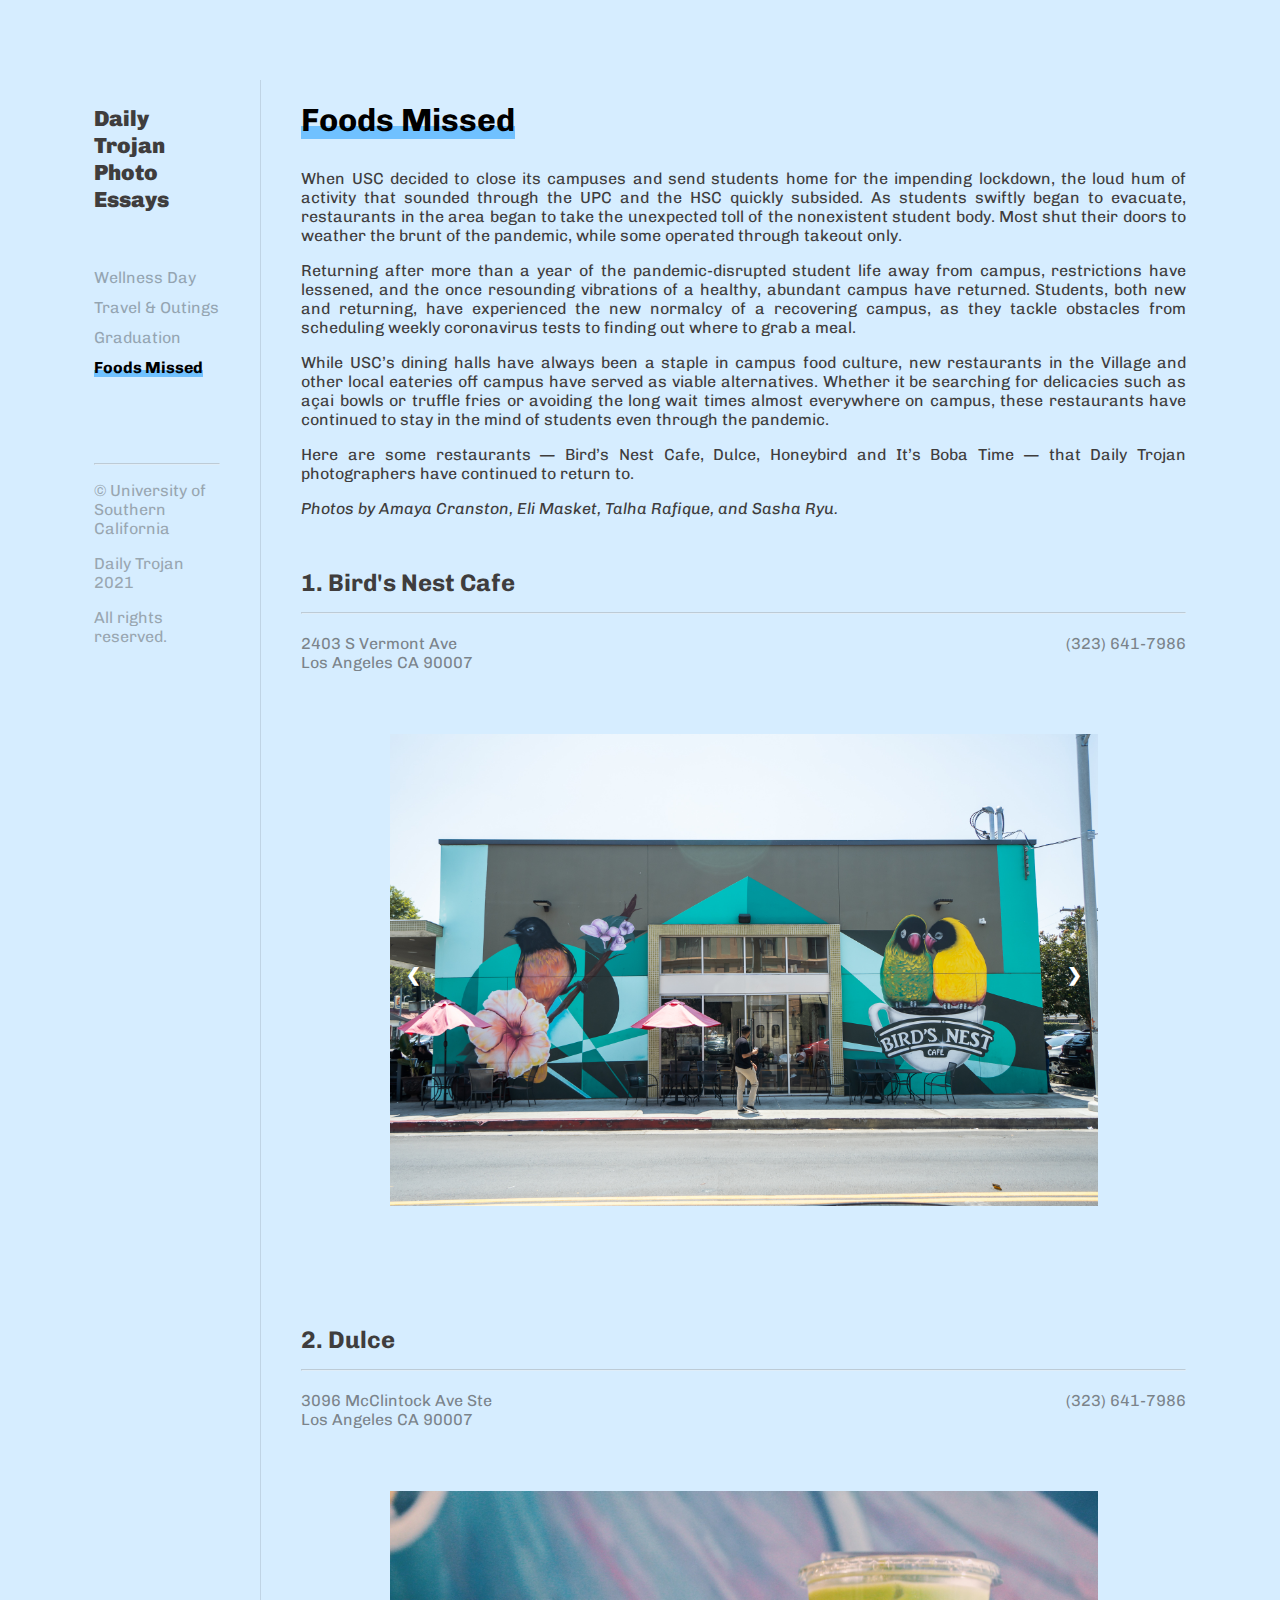
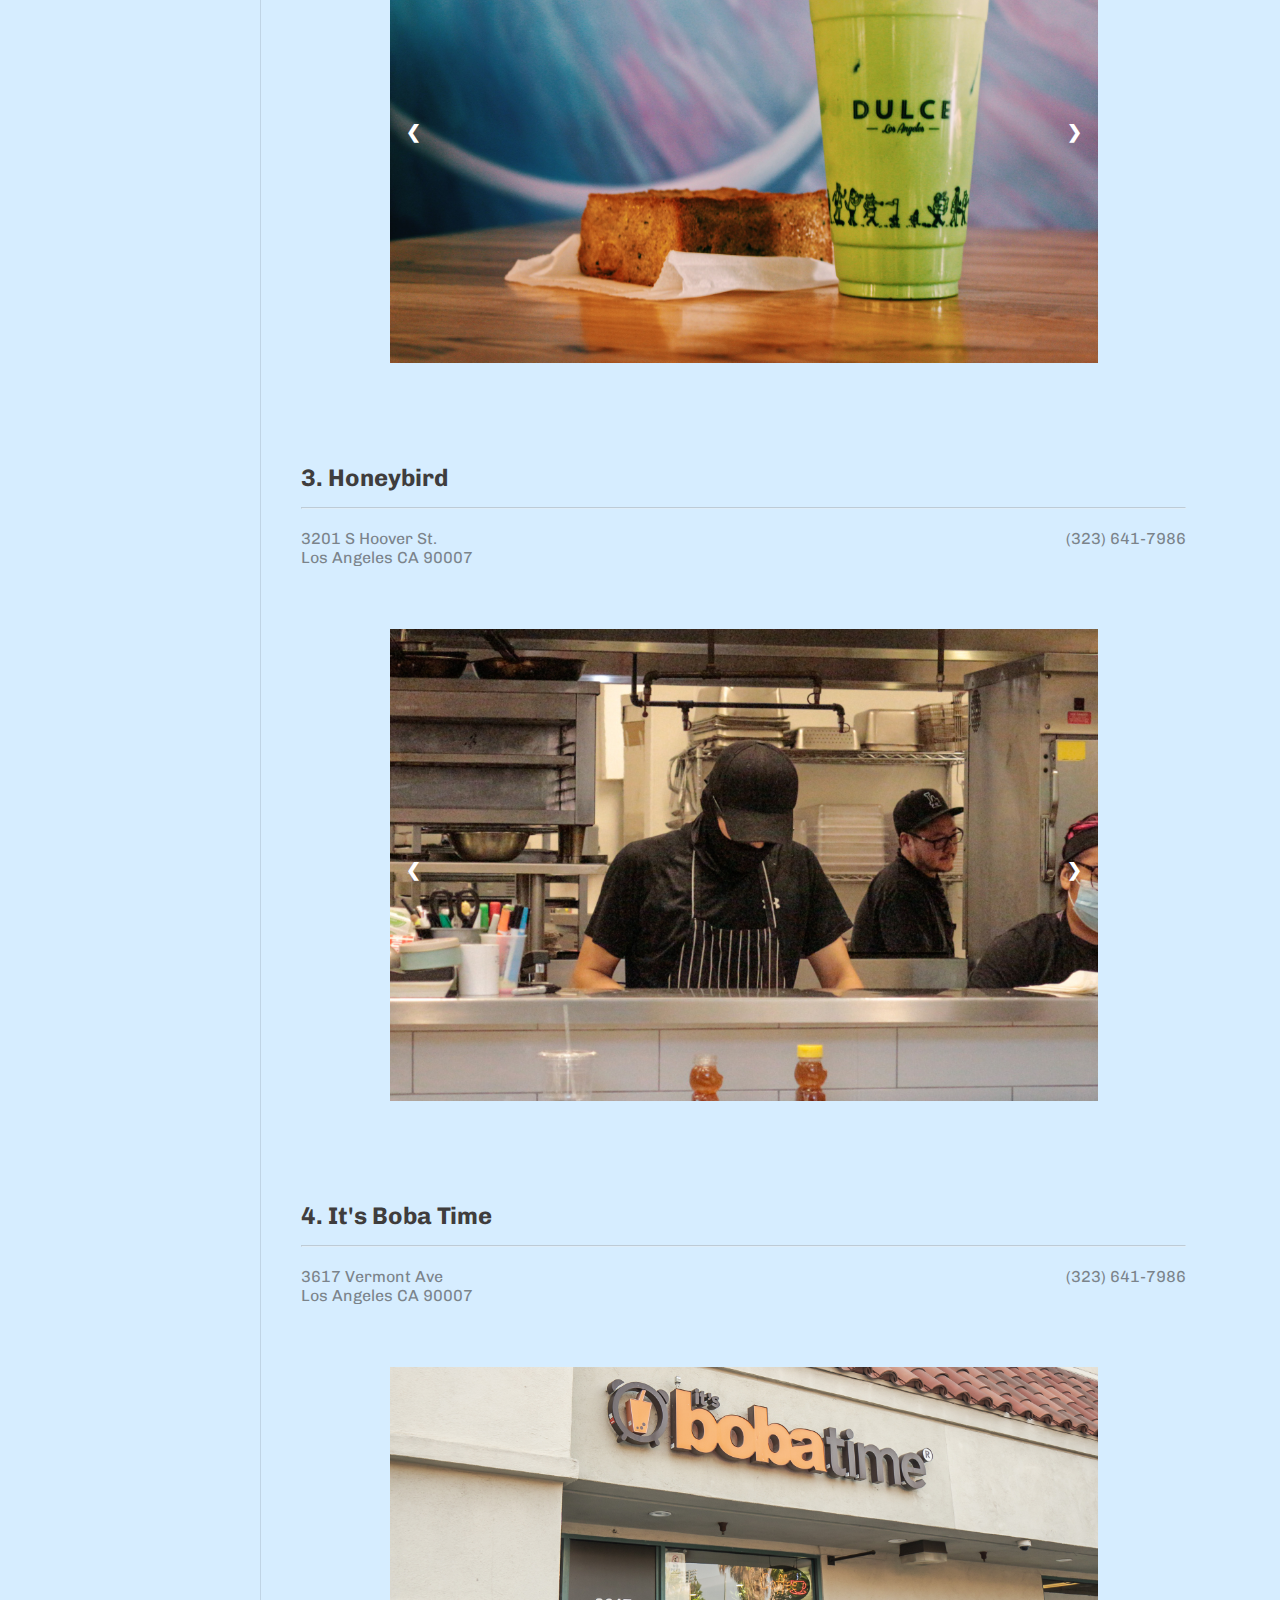
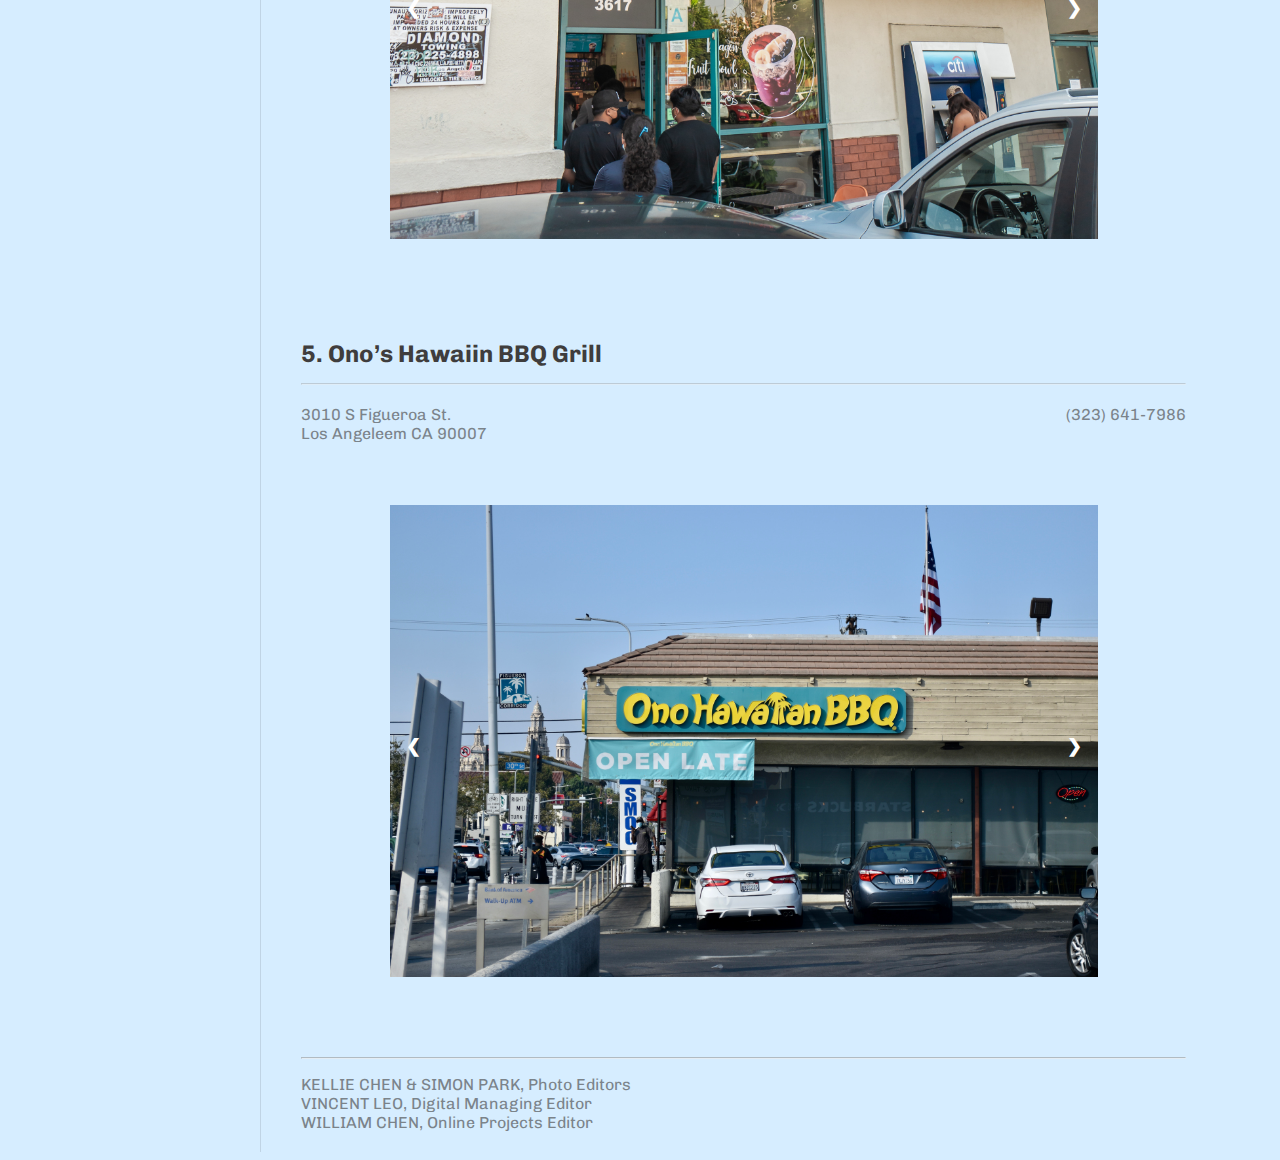
<file: food.html>
<!DOCTYPE html>
<html>
<head>
	<title>Mini Photo Essays | Daily Trojan</title>
	<meta name="viewport" content="width=device-width, initial-scale=1">
 	<meta property="og:type" content="article" />
    <meta property="og:title" content="Mini Photo Essays | Daily Trojan" />
    <meta property="og:description" content="The pandemic has changed how we got about our lives and the daily things we do. From the newly created wellness days to going out to having an in-person graduation with safety precautions. Through the mini photo essays, Daily Trojan photographers attempted to capture these differences in our routine." />
    <meta property="og:image" content="https://nicolengsy.github.io/dt-mini-photo-essays/img/miniphotoessays.jpg" />
    <meta name="twitter:card" content="summary_large_image">
	<meta name="twitter:site" content="@dailytrojan">
	<meta name="twitter:title" content="Mini Photo Essays | Daily Trojan">
	<meta name="twitter:description" content="The pandemic has changed how we got about our lives and the daily things we do. From the newly created wellness days to going out to having an in-person graduation with safety precautions. Through the mini photo essays, Daily Trojan photographers attempted to capture these differences in our routine.">
	<meta name="twitter:image" content="https://nicolengsy.github.io/dt-mini-photo-essays/img/miniphotoessays.jpg">
	<link rel="icon" href="img/favicon.png">
	<link rel="stylesheet" href="main.css">
	<link rel="stylesheet" href="slides.css">
	<link rel="preconnect" href="https://fonts.gstatic.com">
	<link href="https://fonts.googleapis.com/css2?family=Chivo:ital,wght@0,300;0,400;0,700;0,900;1,300;1,400;1,700;1,900&display=swap" rel="stylesheet">
</head>
<body class="food">
<div class="page-container">
	<div class="sidebar">
		<h2 class="page-title"><a href="index.html">Daily Trojan<br>Photo Essays</a></h2>
		<div class="sidebar-links">
			<a href="wellness.html">Wellness Day</a>
			<a href="travel.html">Travel & Outings</a>
			<a href="graduation.html">Graduation <br></a>
			<a class="chosen-link bluelight" href="food.html">Foods Missed</a>
		</div>
		<div class="sidebar-trademark">
			<hr>
			<p>© University of Southern California</p>
			<p>Daily Trojan 2021</p>
			<p>All rights reserved.</p>
		</div>
	</div>
	<div class="vertical-line"></div>
	<div class="content">
		<h1><mark class="bluelight">Foods Missed</mark></h1>
		<div class="intro">
			<p>When USC decided to close its campuses and send students home for the impending lockdown, the loud hum of activity that sounded through the UPC and the HSC quickly subsided. As students swiftly began to evacuate, restaurants in the area began to take the unexpected toll of the nonexistent student body. Most shut their doors to weather the brunt of the pandemic, while some operated through takeout only.</p>

			<p>Returning after more than a year of the pandemic-disrupted student life away from campus, restrictions have lessened, and the once resounding vibrations of a healthy, abundant campus have returned. Students, both new and returning, have experienced the new normalcy of a recovering campus, as they tackle obstacles from scheduling weekly coronavirus tests to finding out where to grab a meal.</p>

			<p>While USC’s dining halls have always been a staple in campus food culture, new restaurants in the Village and other local eateries off campus have served as viable alternatives. Whether it be searching for delicacies such as açai bowls or truffle fries or avoiding the long wait times almost everywhere on campus, these restaurants have continued to stay in the mind of students even through the pandemic.</p>

			<p>Here are some restaurants — Bird’s Nest Cafe, Dulce, Honeybird and It’s Boba Time — that Daily Trojan photographers have continued to return to.</p>

			<p><i>Photos by Amaya Cranston, Eli Masket, Talha Rafique, and Sasha Ryu.</i></p>
			
		</div>

		<div class="flex-container">
			<div class="column">
				<div class = "restaurant-name"> 1. Bird's Nest Cafe </div>
				<hr style = "opacity: 40%; margin-top:15px; margin-bottom:20px; "> 
				<div class = "restaurant-info">
					<div class = "r-info-left">
						<div>2403 S Vermont Ave </div>
						<div>Los Angeles CA 90007 </div>
					</div>
					<div class = "r-info-right">
						<div>(323) 641-7986 </div>
					</div>
				</div>
				<div class="slideshow-container">
				  <div class="mySlides1">
					<img style="width: 100%" src="img/food/4734.jpg">
					<div class="Foodcaption">
						<h2>Talha Rafique </h2>
						<p>Entering Bird’s Nest Cafe, patrons are greeted by a colorful mural of various tropical birds in the dining area.</p>
					</div>
				  </div>

				  <div class="mySlides1">
					<img style="width: 100%"src="img/food/4759.jpg">
					<div class="Foodcaption">
						<h2>Talha Rafique </h2>
						<p>Two USC students enjoy a meal at Bird’s Nest Cafe.</p>
					</div>
				  </div>

				  <div class="mySlides1">
					<img style="width: 100%" src="img/food/4834.jpg">
					<div class="Foodcaption">
						<h2>Talha Rafique </h2>
						<p>A geometric design is mixed in with three colorful birds.</p>
					</div>
				  </div>

				  <a class="prev" onclick="plusSlides(-1, 0)">&#10094;</a>
				  <a class="next" onclick="plusSlides(1, 0)">&#10095;</a>
				</div>
				<br>

				<!-- DULCE -->
				<div style = "margin-top: 100px;" class = "restaurant-name"> 2. Dulce </div>
				<hr style = "opacity: 40%; margin-top:15px; margin-bottom:20px; "> 
				<div class = "restaurant-info">
					<div class = "r-info-left">
						<div>3096 McClintock Ave Ste </div>
						<div>Los Angeles CA 90007 </div>
					</div>
					<div class = "r-info-right">
						<div>(323) 641-7986 </div>
					</div>
				</div>

				<div class="slideshow-container">
				  <div class="mySlides2">
					<img style="width: 100%"src="img/food/Dulce/1.JPG">
					<div class="Foodcaption">
						<h2>Amaya Cranston </h2>
						<p>Patrons can buy drinks such as the green iced matcha or food such as the brick toast.</p>
					</div>
				  </div>

				  <div class="mySlides2">
					<img style="width: 100%"src="img/food/Dulce/2.jpg">
					<div class="Foodcaption">
						<h2>Amaya Cranston </h2>
						<p>Stickers cover the pole next to where patrons wait for their orders.</p>
					</div>
				  </div>

				  <div class="mySlides2">
					<img style="width: 100%"src="img/food/Dulce/5.jpg">
					<div class="Foodcaption">
						<h2>Amaya Cranston </h2>
						<p>The Dulce sign illuminates The Village at night when there aren’t lines of students waiting to enter the cafe.</p>
					</div>
				  </div>

				  <a class="prev" onclick="plusSlides(-1, 1)">&#10094;</a>
				  <a class="next" onclick="plusSlides(1, 1)">&#10095;</a>
				</div>

				<!-- HONEYBIRD -->
				<div style = "margin-top: 100px;" class = "restaurant-name"> 3. Honeybird </div>
				<hr style = "opacity: 40%; margin-top:15px; margin-bottom:20px; "> 
				<div class = "restaurant-info">
					<div class = "r-info-left">
						<div>3201 S Hoover St.</div>
						<div>Los Angeles CA 90007 </div>
					</div>
					<div class = "r-info-right">
						<div>(323) 641-7986 </div>
					</div>
				</div>

				<div class="slideshow-container">
				  <div class="mySlides3">
					<img style="width: 100%"src="img/food/Honeybird/41C4.jpeg">
					<div class="Foodcaption">
						<h2>Sasha Ryu</h2>
						<p>A Honeybird staffer prepares a student’s order in the restaurant’s kitchen. </p>
					</div>
				  </div>

				  <div class="mySlides3">
					<img style="width: 100%"src="img/food/Honeybird/A2FB.jpeg">
					<div class="Foodcaption">
						<h2>Sasha Ryu</h2>
						<p>Customers line up at the register to buy an afternoon snack. </p>
					</div>
				  </div>

				  <div class="mySlides3">
					<img style="width: 100%"src="img/food/Honeybird/EACC.jpeg">
					<div class="Foodcaption">
						<h2>Sasha Ryu</h2>
						<p>Six honey bear bottles lined up at the edge of the pick-up counter.</p>
					</div>
				  </div>

				  <div class="mySlides3">
					<img style="width: 100%"src="img/food/Honeybird/4A55.jpeg">
					<div class="Foodcaption">
						<h2>Sasha Ryu</h2>
						<p>A group of students sits outside of the restaurant. </p>
					</div>
				  </div>

				  <a class="prev" onclick="plusSlides(-1, 2)">&#10094;</a>
				  <a class="next" onclick="plusSlides(1, 2)">&#10095;</a>
				</div>

				<!-- BOBATIME -->
				<div style = "margin-top: 100px;" class = "restaurant-name"> 4. It's Boba Time </div>
				<hr style = "opacity: 40%; margin-top:15px; margin-bottom:20px; "> 
				<div class = "restaurant-info">
					<div class = "r-info-left">
						<div>3617 Vermont Ave</div>
						<div>Los Angeles CA 90007 </div>
					</div>
					<div class = "r-info-right">
						<div>(323) 641-7986 </div>
					</div>
				</div>

				<div class="slideshow-container">
				  <div class="mySlides4">
					<img style="width: 100%"src="img/food/BT/2.jpg">
					<div class="Foodcaption">
						<h2>Talha Rafique </h2>
						<p>Patrons line up out the door of It’s Boba Time, which is located just outside the Downey Way entrance.</p>
					</div>
				  </div>

				  <div class="mySlides4">
					<img style="width: 100%"src="img/food/BT/16.jpg">
					<div class="Foodcaption">
						<h2>Talha Rafique </h2>
						<p>Customers can order beverages such as iced tea, smoothies and shakes or food items such as shaved ice or açai bowls.</p>
					</div>
				  </div>

				  <div class="mySlides4">
					<img style="width:100%"src="img/food/BT/17.jpg">
					<div class="Foodcaption">
						<h2>Talha Rafique </h2>
						<p>A leafy background is constructed behind a bright white sign of '#itsbobatime', which is wall-mounted right next to the register.</p>
					</div>
				  </div>

				  <div class="mySlides4">
					<img style="width:100%"src="img/food/BT/19.jpg">
					<div class="Foodcaption">
						<h2>Talha Rafique </h2>
						<p>It’s Boba Time employees make tapioca and brew tea in the kitchen for customers.</p>
					</div>
				  </div>

				  <a class="prev" onclick="plusSlides(-1, 3)">&#10094;</a>
				  <a class="next" onclick="plusSlides(1, 3)">&#10095;</a>
				</div>

				<!-- ONO'S -->
				<div style = "margin-top: 100px;" class = "restaurant-name"> 5. Ono’s Hawaiin BBQ Grill </div>
				<hr style = "opacity: 40%; margin-top:15px; margin-bottom:20px; "> 
				<div class = "restaurant-info">
					<div class = "r-info-left">
						<div>3010 S Figueroa St. </div>
						<div>Los Angeleem CA 90007 </div>
					</div>
					<div class = "r-info-right">
						<div>(323) 641-7986 </div>
					</div>
				</div>

				<div class="slideshow-container">
				  <div class="mySlides5">
					<img style="width: 100%"src="img/food/Ono/1.jpg">
					<div class="Foodcaption">
						<h2>Eli Masket</h2>
						<p>The bright blues and yellows of Ono's Hawaiian BBQ stand out against the grays of South Central Los Angeles.</p>
					</div>
				  </div>

				  <div class="mySlides5">
					<img style="width: 100%"src="img/food/Ono/9.jpg">
					<div class="Foodcaption">
						<h2>Eli Masket</h2>
						<p>Dripping beef barbecue, steamy white rice, mac-n-cheese and a variety of greens make up many of Ono Hawaiian’s plates.</p>
					</div>
				  </div>

				  <div class="mySlides5">
					<img style="width: 100%"src="img/food/Ono/10.jpg">
					<div class="Foodcaption">
						<h2>Eli Masket</h2>
						<p>Customers wait in line to order.</p>
					</div>
				  </div>

				  <div class="mySlides5">
					<img style="width: 100%"src="img/food/Ono/13.jpg">
					<div class="Foodcaption">
						<h2>Eli Masket</h2>
						<p>Ono's is a short walk from campus, near the corner of W 30 St. and Figueroa St.</p>
					</div>
				  </div>

				  <a class="prev" onclick="plusSlides(-1, 4)">&#10094;</a>
				  <a class="next" onclick="plusSlides(1, 4)">&#10095;</a>
				</div>
			</div>
		</div>

		<div style="margin-top: 80px; margin-bottom:20px;" class="masthead">
			<hr>
			<p>
			KELLIE CHEN & SIMON PARK, Photo Editors<br>
			VINCENT LEO, Digital Managing Editor<br>
			WILLIAM CHEN, Online Projects Editor<br>
			</p>
		</div>
</div>

<script>
		var slideIndex = [1,1,1,1,1];
		var slideId = ["mySlides1", "mySlides2", "mySlides3", "mySlides4", "mySlides5"]
		showSlides(1, 0);
		showSlides(1, 1);
		showSlides(1, 2);
		showSlides(1, 3);
		showSlides(1, 4);

		function plusSlides(n, no) {
		  showSlides(slideIndex[no] += n, no);
		}

		function showSlides(n, no) {
		  var i;
		  var x = document.getElementsByClassName(slideId[no]);
		  if (n > x.length) {slideIndex[no] = 1}    
		  if (n < 1) {slideIndex[no] = x.length}
		  for (i = 0; i < x.length; i++) {
		     x[i].style.display = "none";  
		  }
		  x[slideIndex[no]-1].style.display = "block";  
		}
	</script>
</body>
</html>
</file>
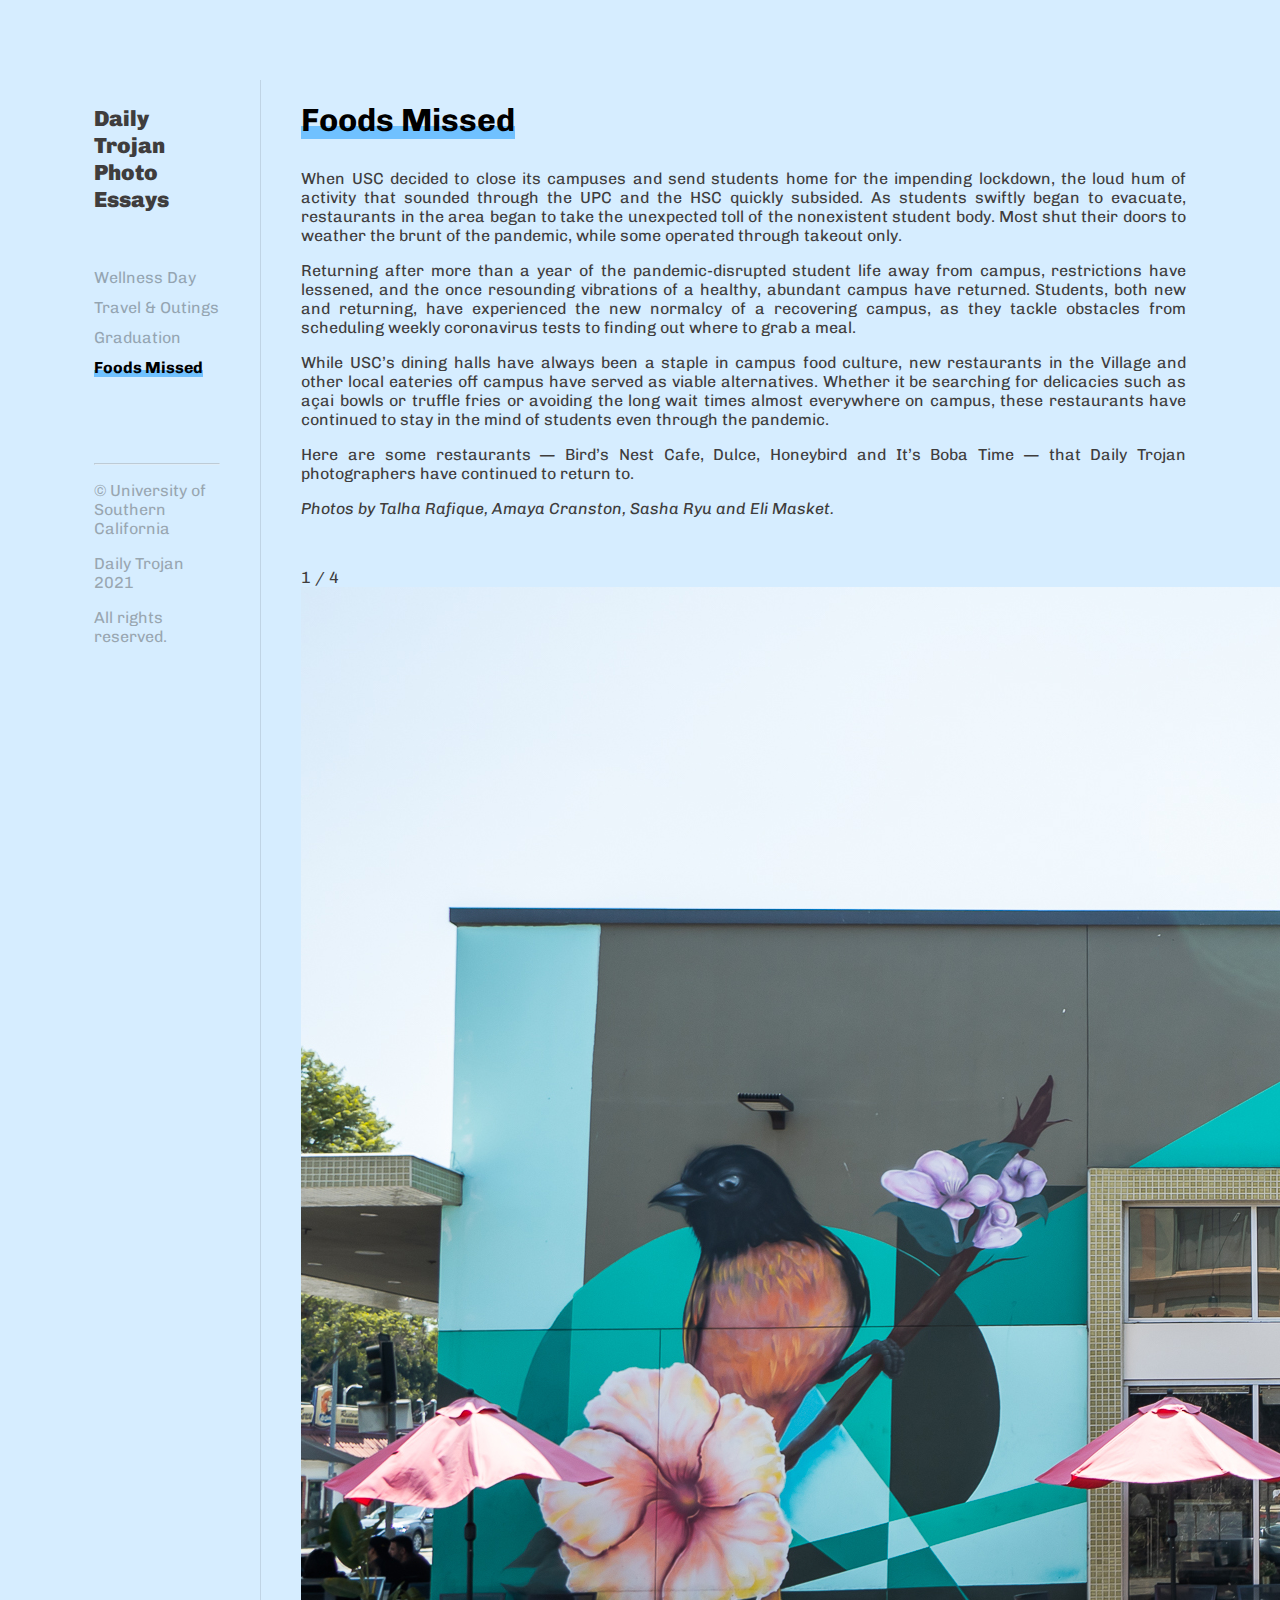
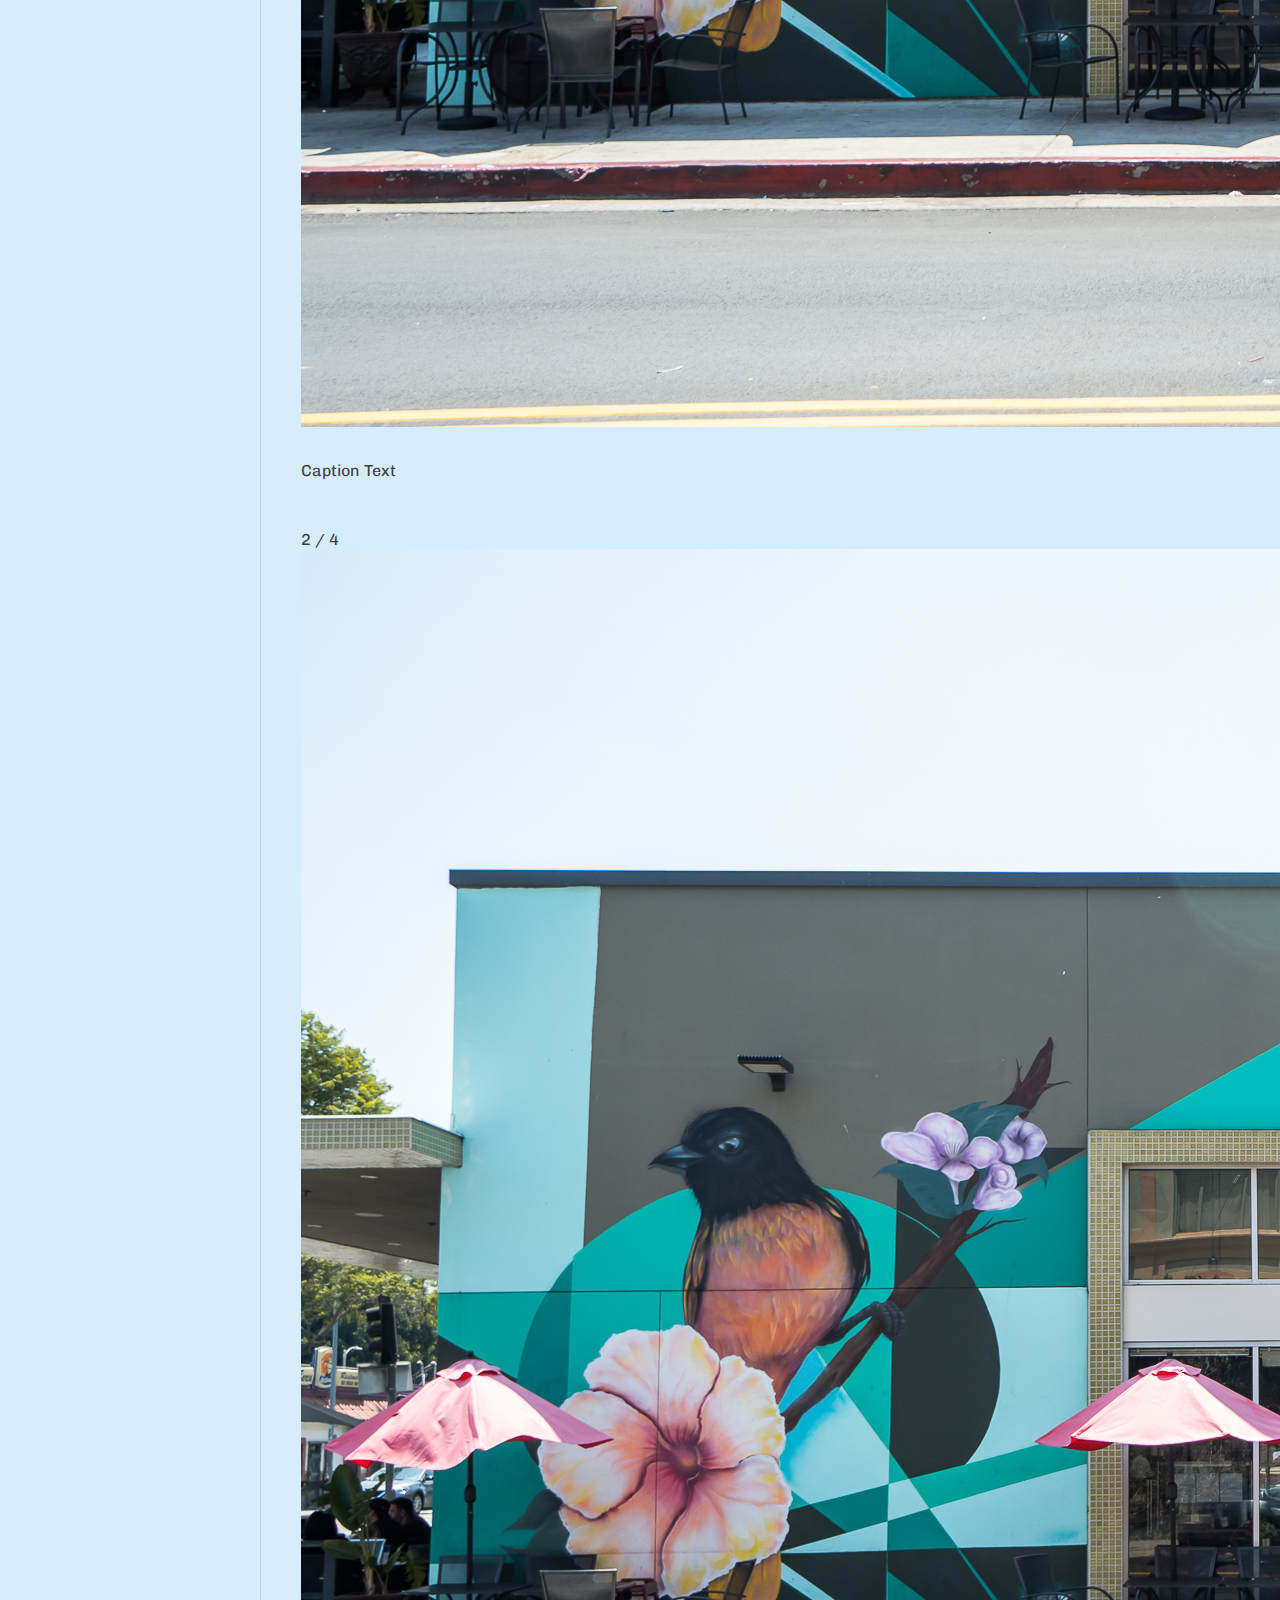
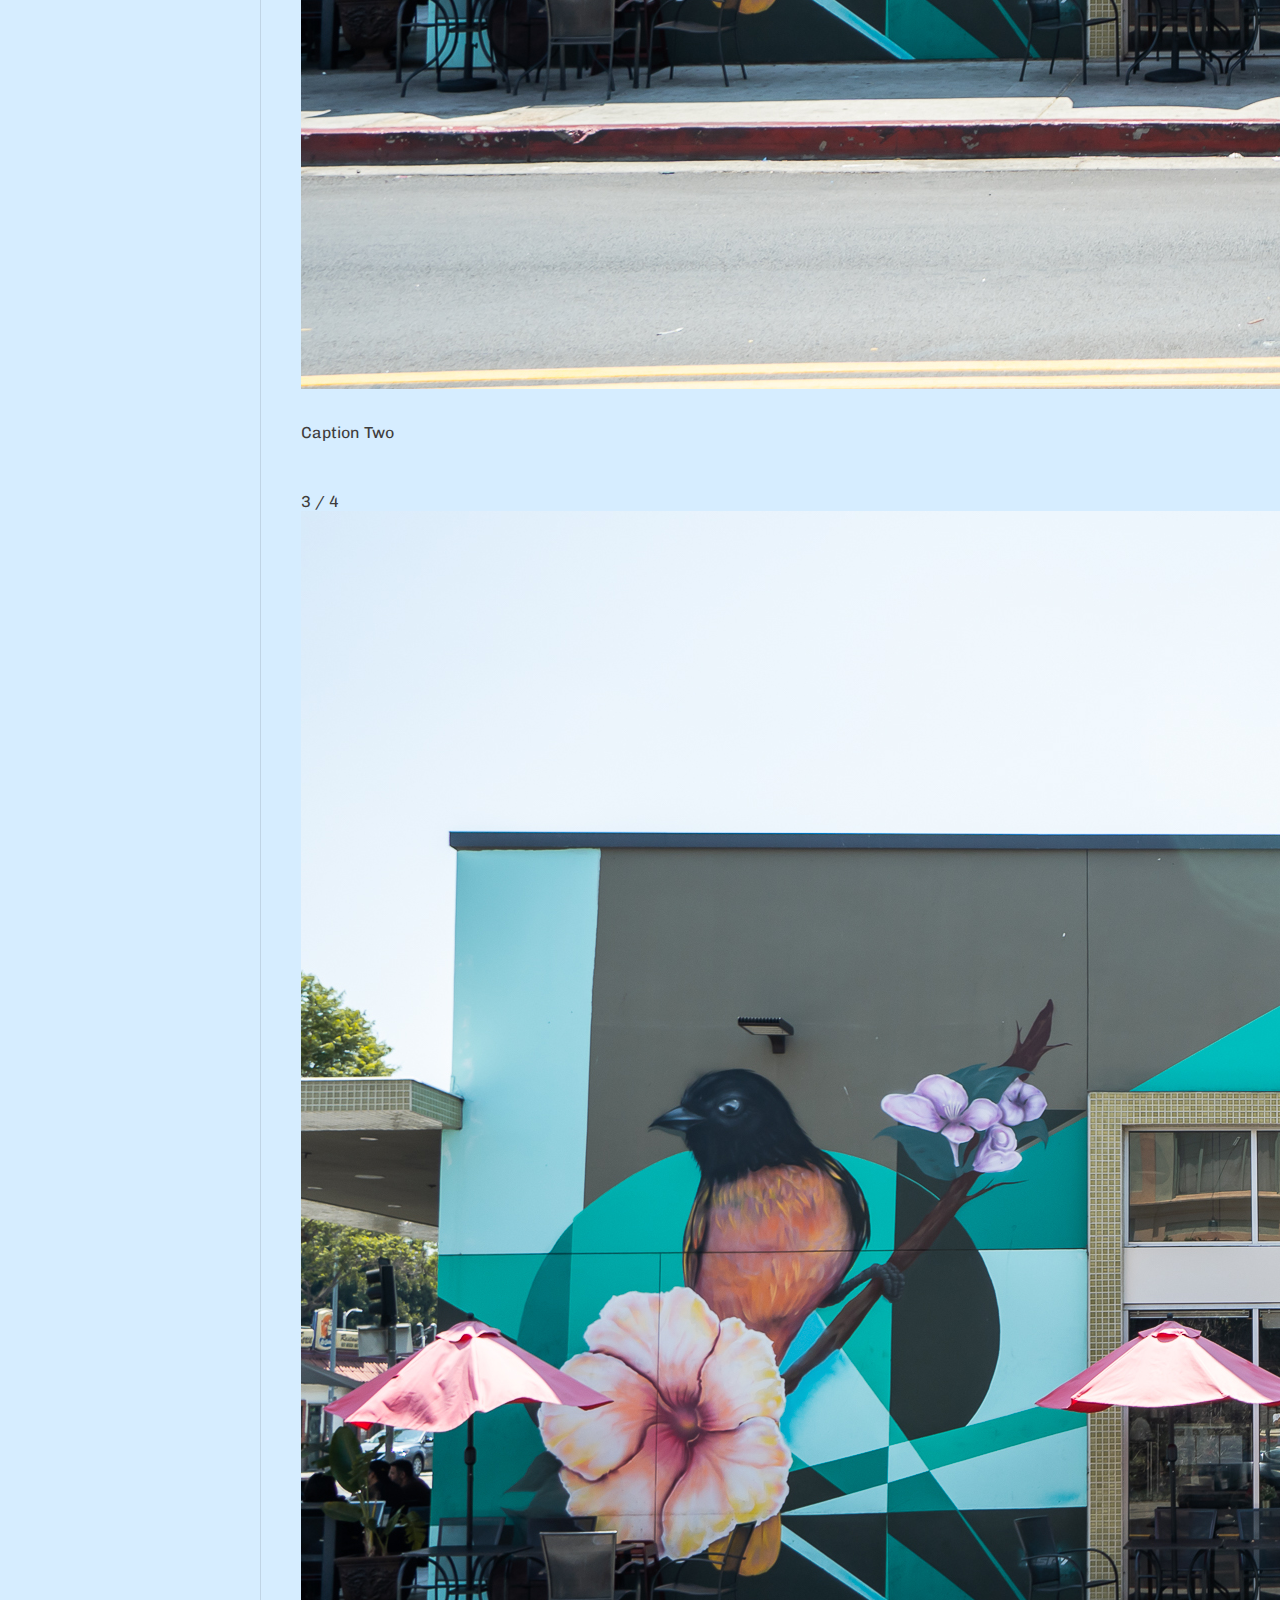
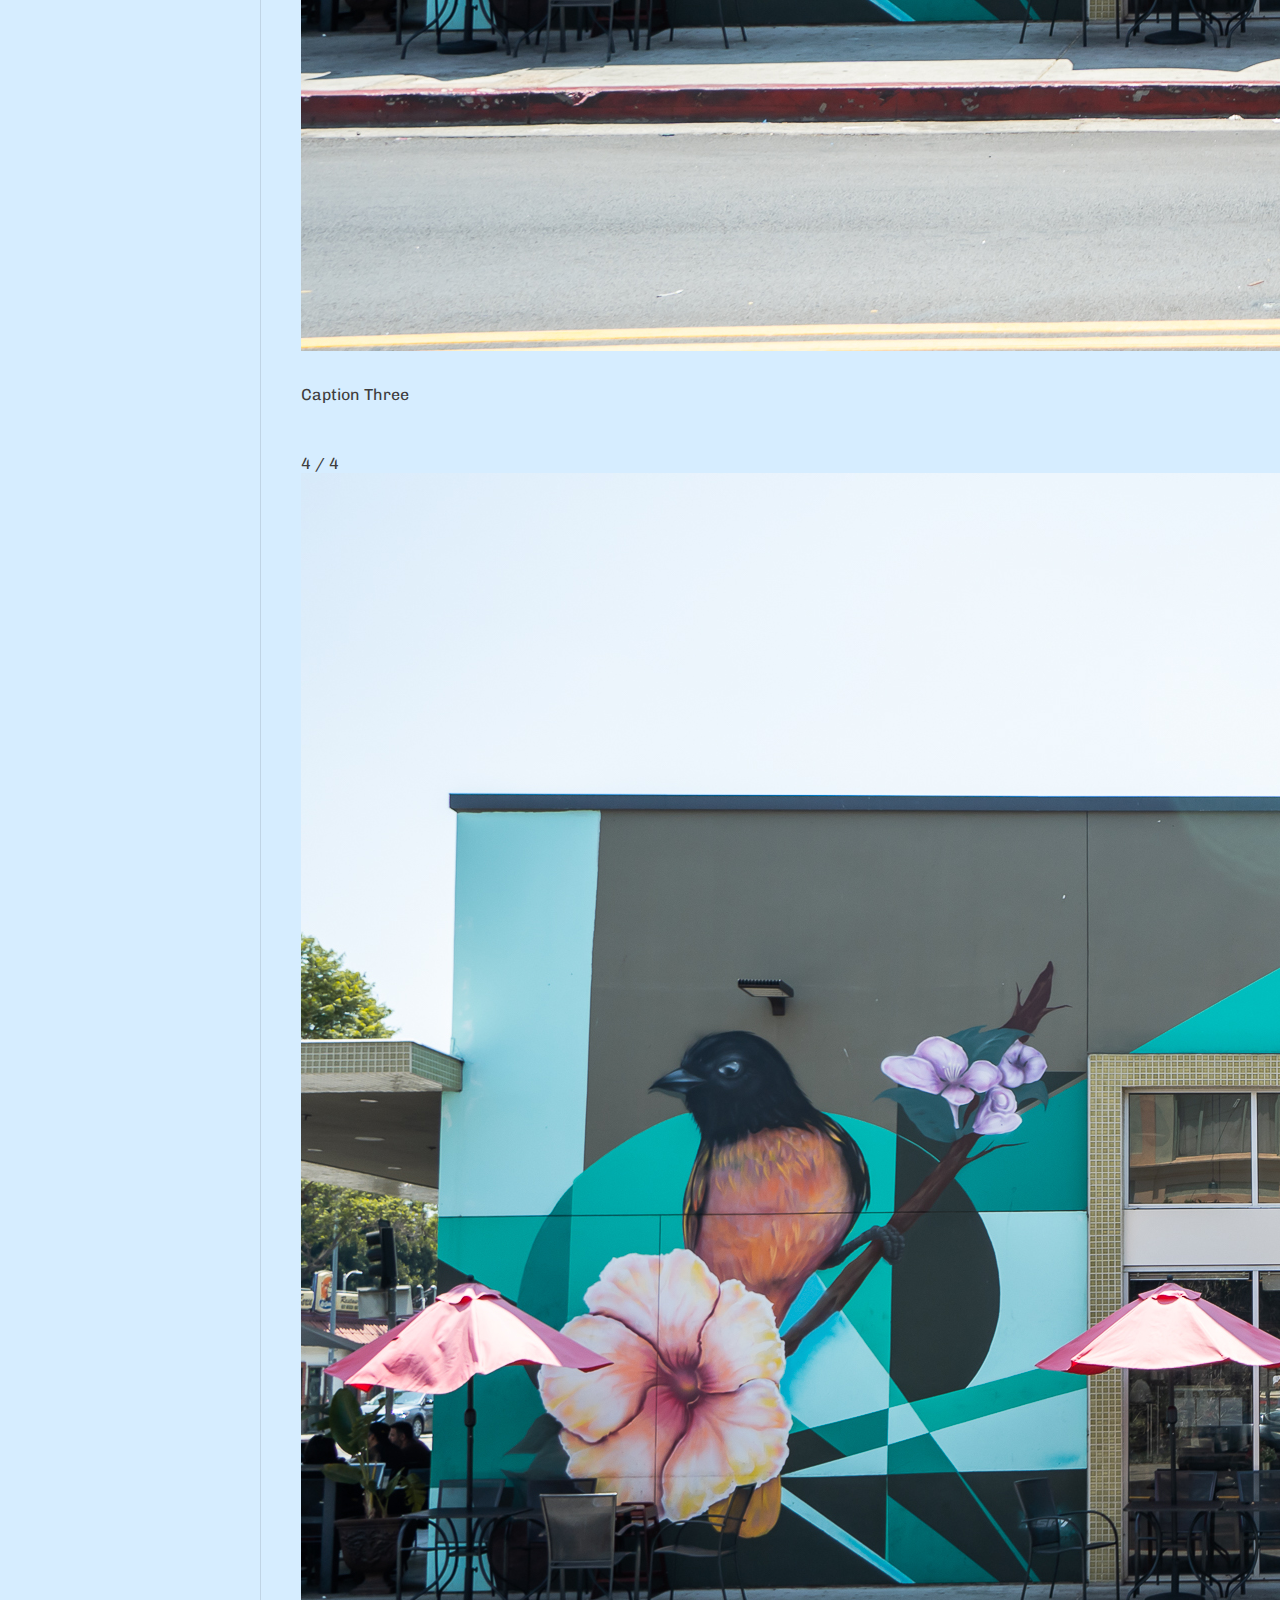
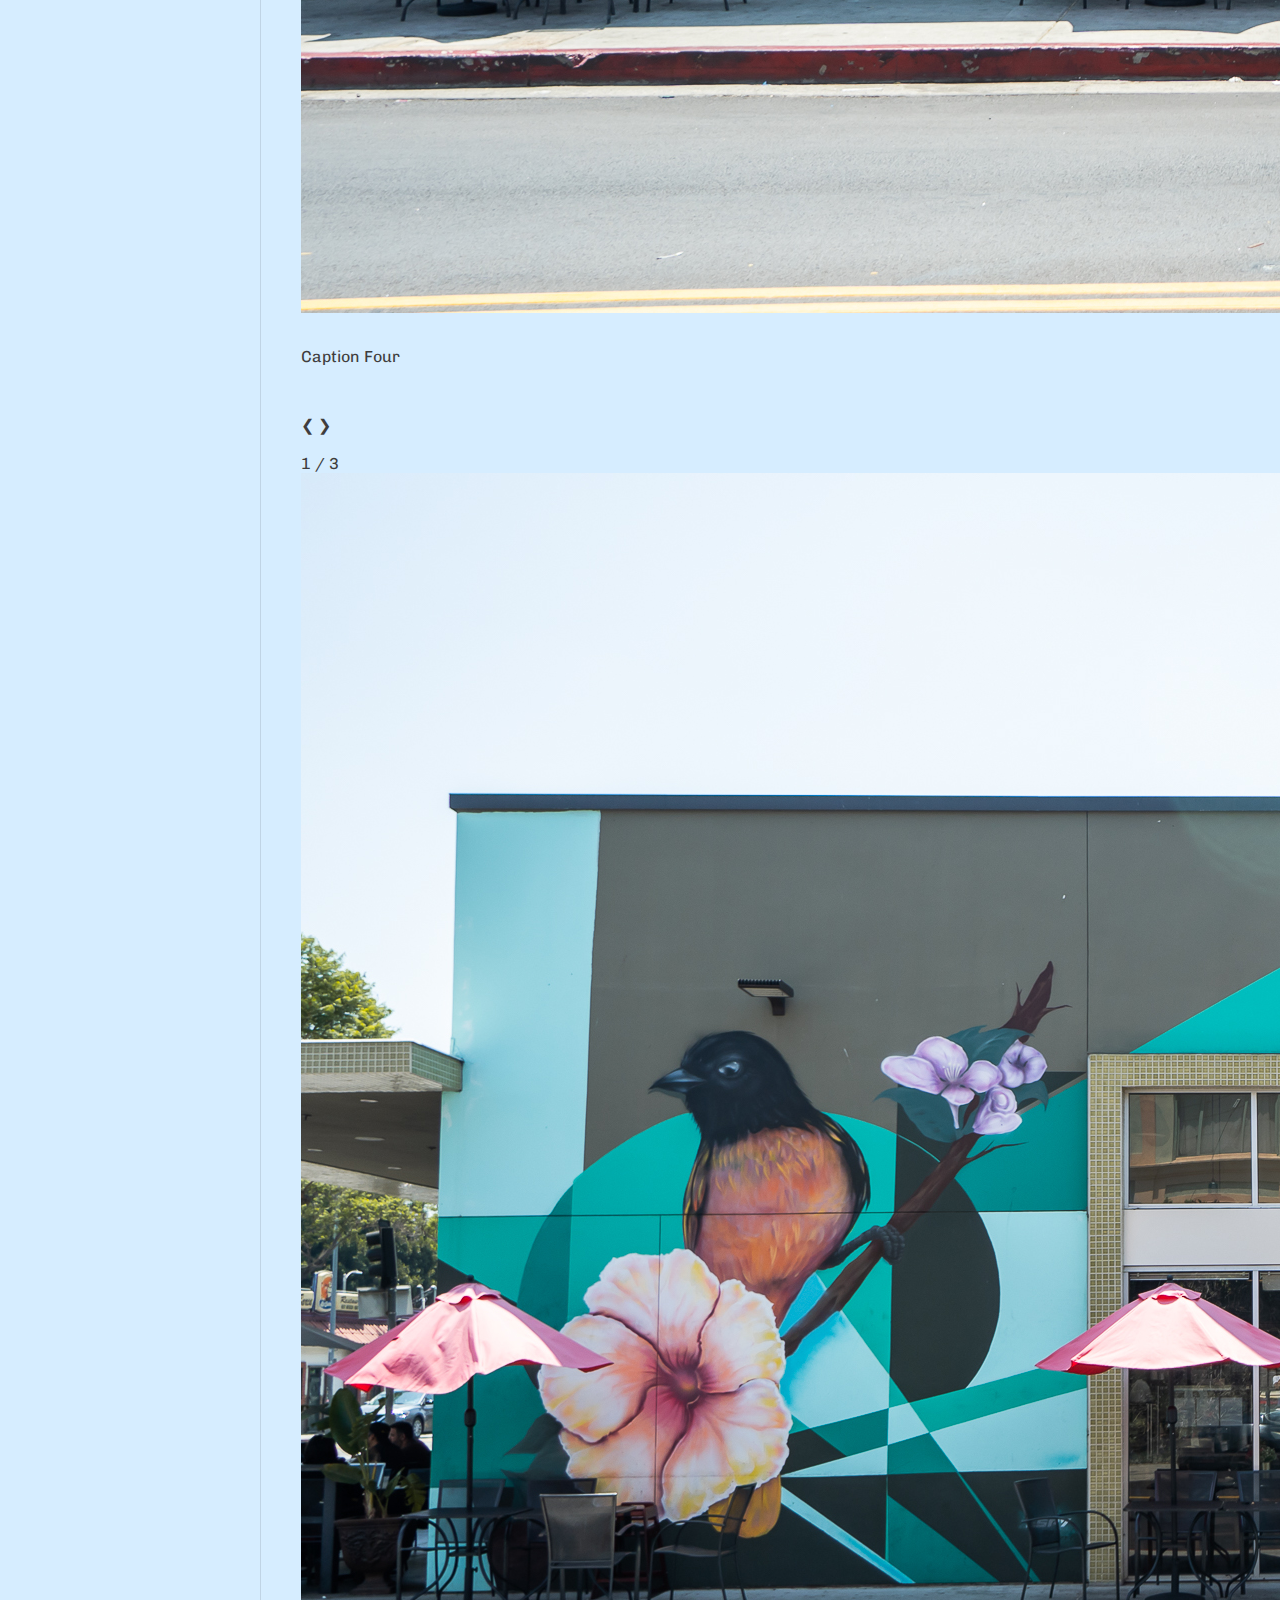
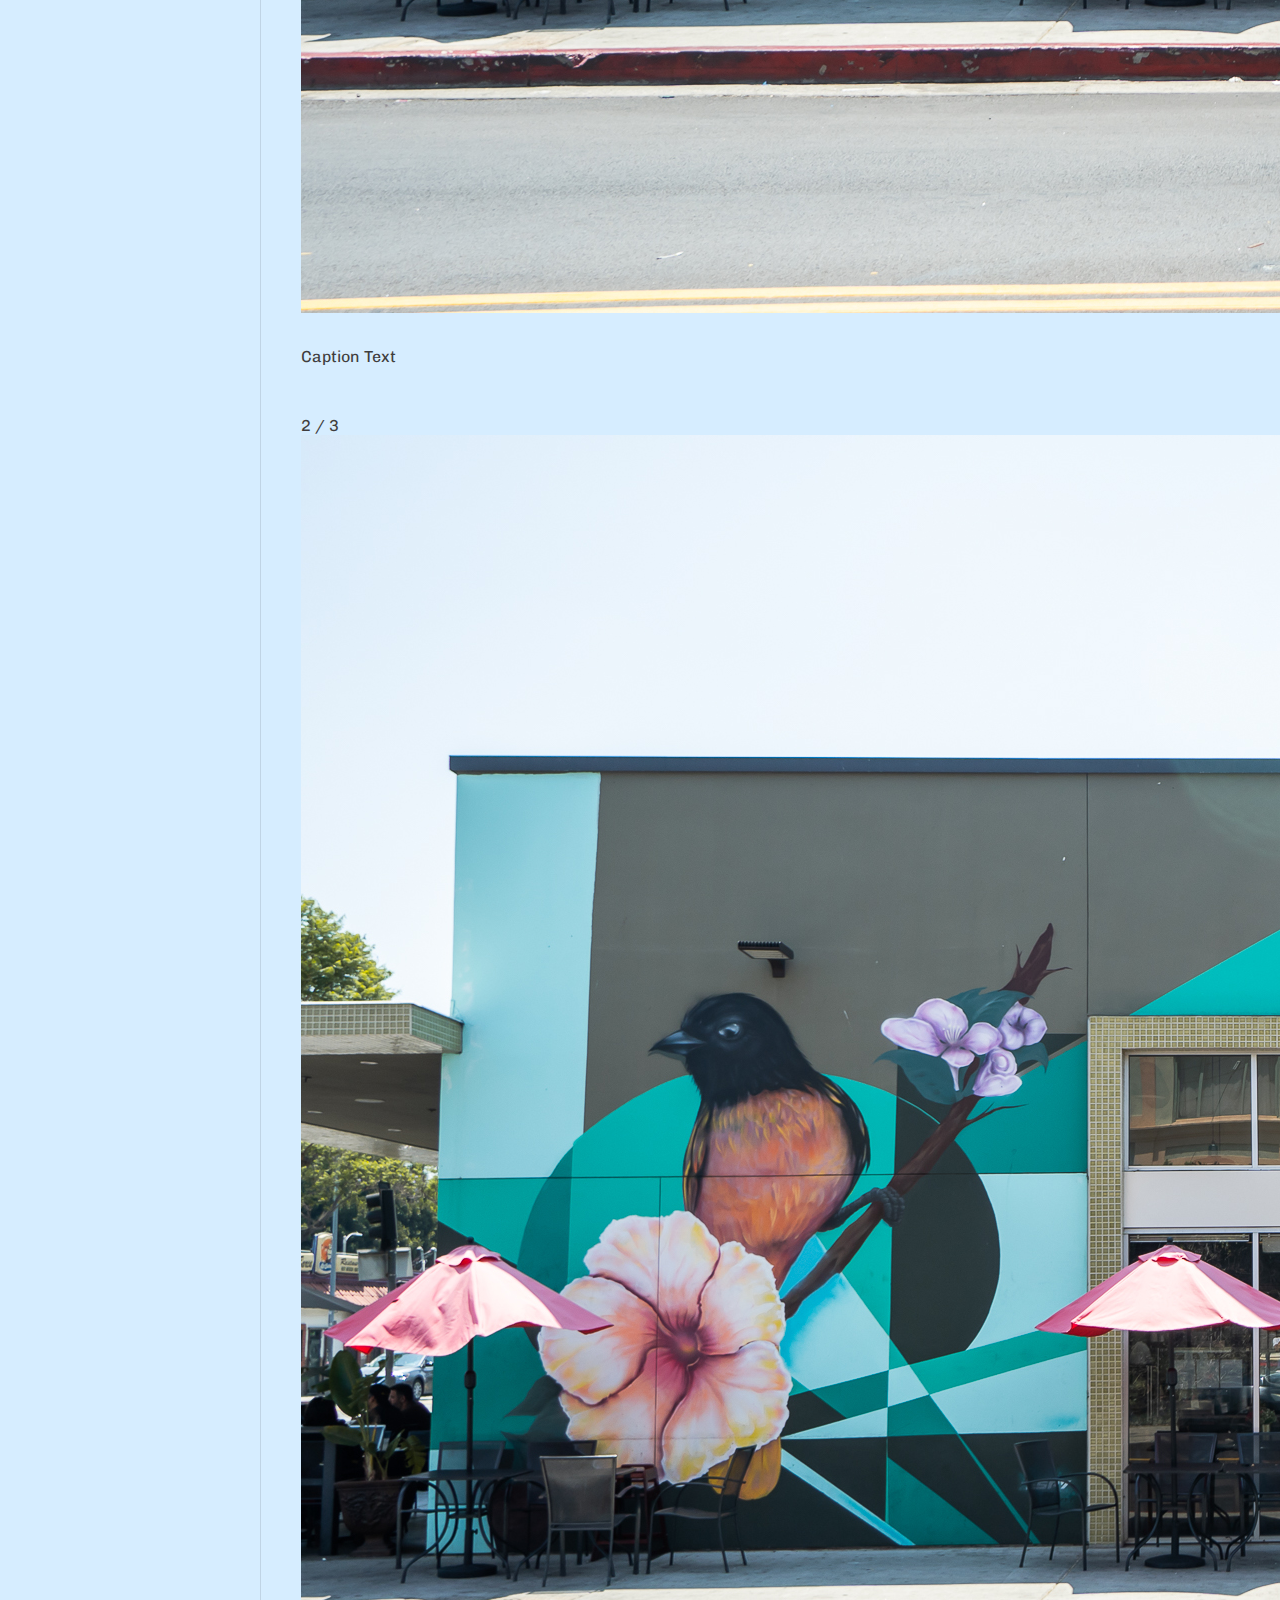
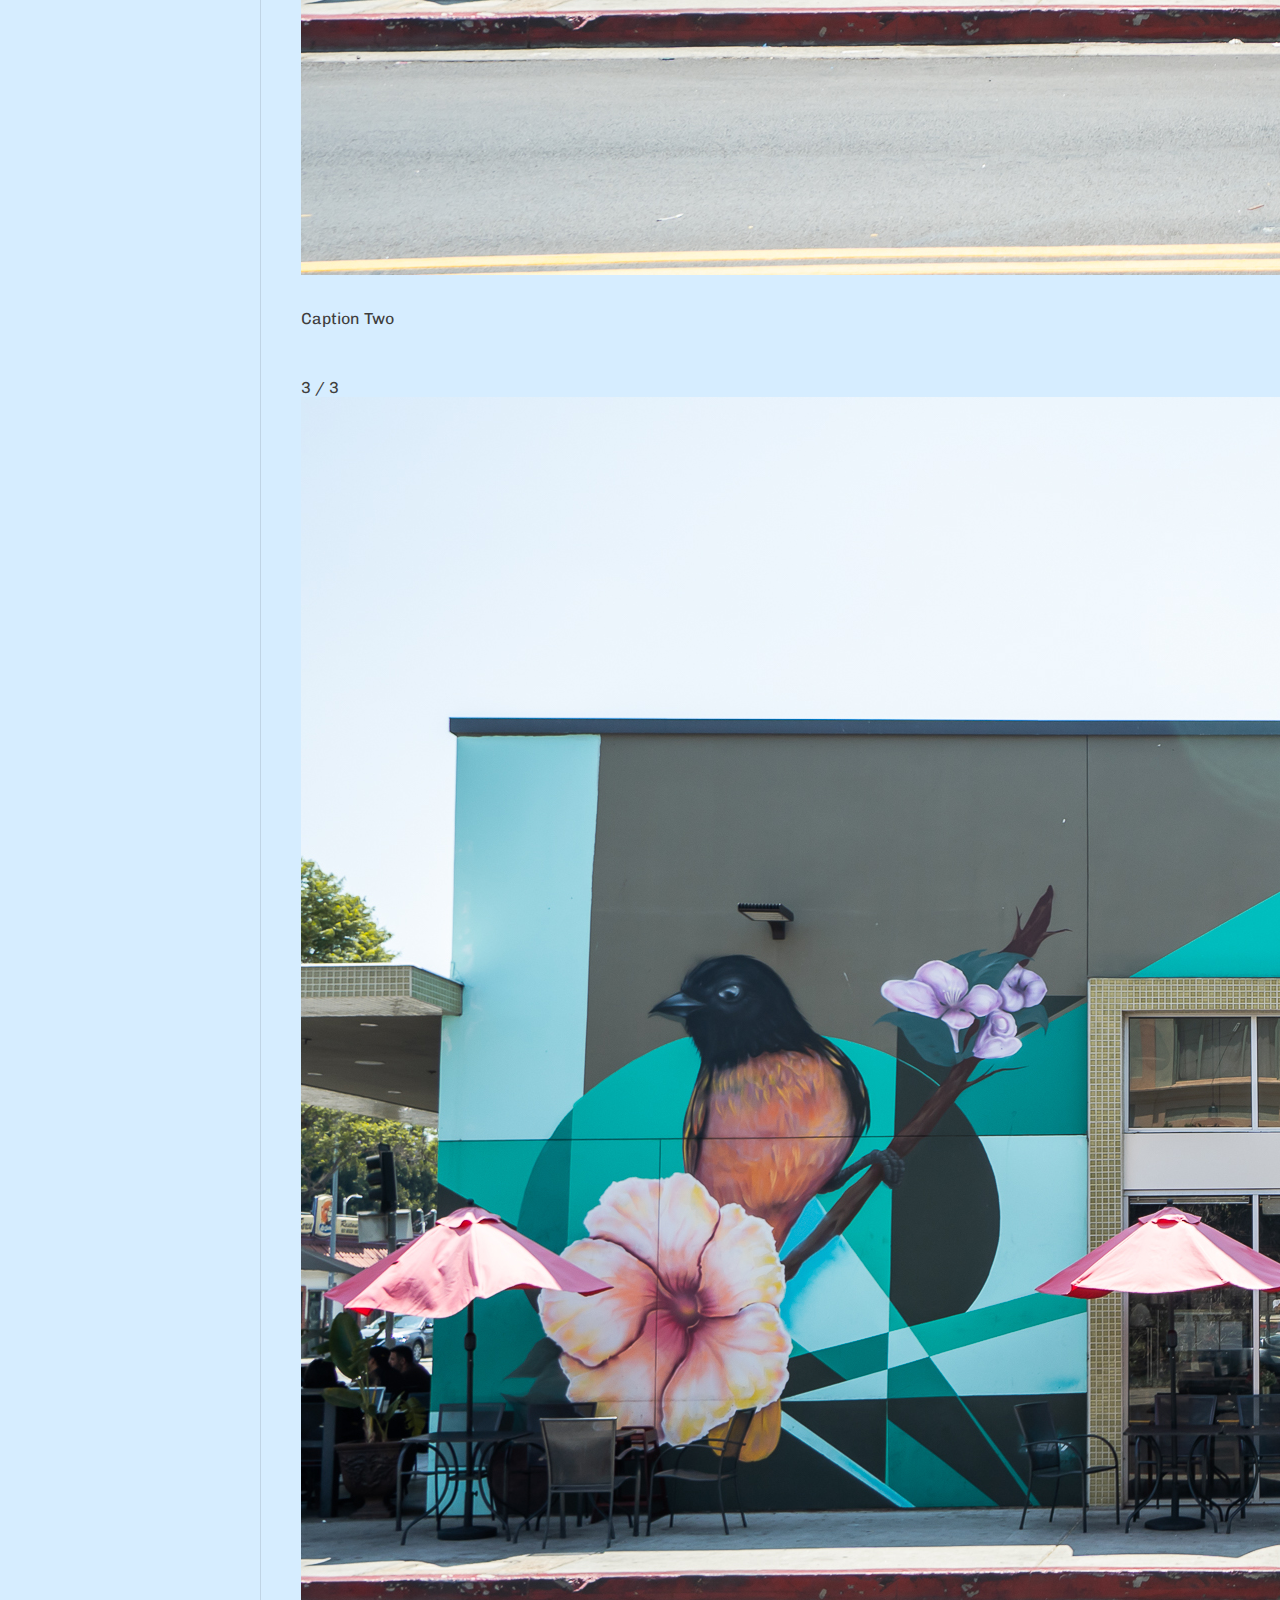
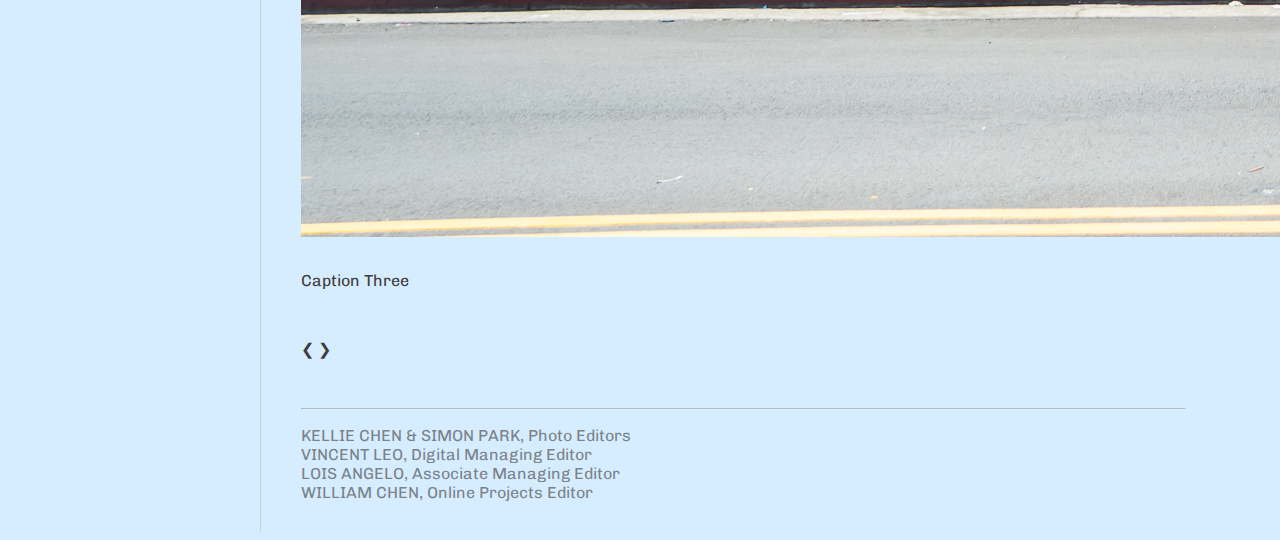
<file: test.html>
<!DOCTYPE html>
<html>
<head>
	<title>Mini Photo Essays | Daily Trojan</title>
	<meta name="viewport" content="width=device-width, initial-scale=1">
 	<meta property="og:type" content="article" />
    <meta property="og:title" content="Mini Photo Essays | Daily Trojan" />
    <meta property="og:description" content="The pandemic has changed how we got about our lives and the daily things we do. From the newly created wellness days to going out to having an in-person graduation with safety precautions. Through the mini photo essays, Daily Trojan photographers attempted to capture these differences in our routine." />
    <meta property="og:image" content="https://nicolengsy.github.io/dt-mini-photo-essays/img/miniphotoessays.jpg" />
    <meta name="twitter:card" content="summary_large_image">
	<meta name="twitter:site" content="@dailytrojan">
	<meta name="twitter:title" content="Mini Photo Essays | Daily Trojan">
	<meta name="twitter:description" content="The pandemic has changed how we got about our lives and the daily things we do. From the newly created wellness days to going out to having an in-person graduation with safety precautions. Through the mini photo essays, Daily Trojan photographers attempted to capture these differences in our routine.">
	<meta name="twitter:image" content="https://nicolengsy.github.io/dt-mini-photo-essays/img/miniphotoessays.jpg">
	<link rel="icon" href="img/favicon.png">
	<link rel="stylesheet" href="main.css">
	<link rel="preconnect" href="https://fonts.gstatic.com">
	<link href="https://fonts.googleapis.com/css2?family=Chivo:ital,wght@0,300;0,400;0,700;0,900;1,300;1,400;1,700;1,900&display=swap" rel="stylesheet">
	<script>
	(function() {

  init(); //on page load - show first slide, hidethe rest

  function init() {

    parents = document.getElementsByClassName('slideshow-container');

    for (j = 0; j < parents.length; j++) {
      var slides = parents[j].getElementsByClassName("mySlides");
      var dots = parents[j].getElementsByClassName("dot");
      slides[0].classList.add('active-slide');
      dots[0].classList.add('active');
    }
  }

  dots = document.getElementsByClassName('dot'); //dots functionality

  for (i = 0; i < dots.length; i++) {

    dots[i].onclick = function() {

      slides = this.parentNode.parentNode.getElementsByClassName("mySlides");

      for (j = 0; j < this.parentNode.children.length; j++) {
        this.parentNode.children[j].classList.remove('active');
        slides[j].classList.remove('active-slide');
        if (this.parentNode.children[j] == this) {
          index = j;
        }
      }
      this.classList.add('active');
      slides[index].classList.add('active-slide');

    }
  }
//prev/next functionality
  links = document.querySelectorAll('.slideshow-container a');

  for (i = 0; i < links.length; i++) {
    links[i].onclick = function() {
      current = this.parentNode;

      var slides = current.getElementsByClassName("mySlides");
      var dots = current.getElementsByClassName("dot");
      curr_slide = current.getElementsByClassName('active-slide')[0];
      curr_dot = current.getElementsByClassName('active')[0];
      curr_slide.classList.remove('active-slide');
      curr_dot.classList.remove('active');
      if (this.className == 'next') {

        if (curr_slide.nextElementSibling.classList.contains('mySlides')) {
          curr_slide.nextElementSibling.classList.add('active-slide');
          curr_dot.nextElementSibling.classList.add('active');
        } else {
          slides[0].classList.add('active-slide');
          dots[0].classList.add('active');
        }

      }

      if (this.className == 'prev') {

        if (curr_slide.previousElementSibling) {
          curr_slide.previousElementSibling.classList.add('active-slide');
          curr_dot.previousElementSibling.classList.add('active');
        } else {
          slides[slides.length - 1].classList.add('active-slide');
          dots[slides.length - 1].classList.add('active');
        }

      }

    }

  }
})();
	</script>
</head>
<body class="food">
<div class="page-container">
	<div class="sidebar">
		<h2 class="page-title"><a href="index.html">Daily Trojan<br>Photo Essays</a></h2>
		<div class="sidebar-links">
			<a href="wellness.html">Wellness Day</a>
			<a href="travel.html">Travel & Outings</a>
			<a href="graduation.html">Graduation <br></a>
			<a class="chosen-link bluelight" href="food.html">Foods Missed</a>
		</div>
		<div class="sidebar-trademark">
			<hr>
			<p>© University of Southern California</p>
			<p>Daily Trojan 2021</p>
			<p>All rights reserved.</p>
		</div>
	</div>
	<div class="vertical-line"></div>
	<div class="content">
		<h1><mark class="bluelight">Foods Missed</mark></h1>
		<div class="intro">
			<p>When USC decided to close its campuses and send students home for the impending lockdown, the loud hum of activity that sounded through the UPC and the HSC quickly subsided. As students swiftly began to evacuate, restaurants in the area began to take the unexpected toll of the nonexistent student body. Most shut their doors to weather the brunt of the pandemic, while some operated through takeout only.</p>

			<p>Returning after more than a year of the pandemic-disrupted student life away from campus, restrictions have lessened, and the once resounding vibrations of a healthy, abundant campus have returned. Students, both new and returning, have experienced the new normalcy of a recovering campus, as they tackle obstacles from scheduling weekly coronavirus tests to finding out where to grab a meal.</p>

			<p>While USC’s dining halls have always been a staple in campus food culture, new restaurants in the Village and other local eateries off campus have served as viable alternatives. Whether it be searching for delicacies such as açai bowls or truffle fries or avoiding the long wait times almost everywhere on campus, these restaurants have continued to stay in the mind of students even through the pandemic.</p>

			<p>Here are some restaurants — Bird’s Nest Cafe, Dulce, Honeybird and It’s Boba Time — that Daily Trojan photographers have continued to return to.</p>

			<p><i>Photos by Talha Rafique, Amaya Cranston, Sasha Ryu and Eli Masket.</i></p>
			
		</div>

		<div class="slideshow-container">
  <div class="mySlides fade">
    <div class="numbertext">1 / 4</div>
    <img src="img/food/4734.jpg">
    <div class="text">Caption Text</div>
  </div>

  <div class="mySlides fade">
    <div class="numbertext">2 / 4</div>
    <img src="img/food/4734.jpg">
    <div class="text">Caption Two</div>
  </div>

  <div class="mySlides fade">
    <div class="numbertext">3 / 4</div>
    <img src="img/food/4734.jpg">
    <div class="text">Caption Three</div>
  </div>
  
    <div class="mySlides fade">
    <div class="numbertext">4 / 4</div>
    <img src="img/food/4734.jpg">
    <div class="text">Caption Four</div>
  </div>

  <a class="prev">&#10094;</a>
  <a class="next">&#10095;</a>

<div style="text-align:center">
  <span class="dot"></span>
  <span class="dot" ></span>
  <span class="dot" ></span>
   <span class="dot"></span>
</div>
</div>
<br>








<div class="slideshow-container">
  <div class="mySlides fade">
    <div class="numbertext">1 / 3</div>
    <img src="img/food/4734.jpg">
    <div class="text">Caption Text</div>
  </div>

  <div class="mySlides fade">
    <div class="numbertext">2 / 3</div>
    <img src="img/food/4734.jpg">
    <div class="text">Caption Two</div>
  </div>

  <div class="mySlides fade">
    <div class="numbertext">3 / 3</div>
    <img src="img/food/4734.jpg">
    <div class="text">Caption Three</div>
  </div>

  <a class="prev" >&#10094;</a>
  <a class="next">&#10095;</a>
<div style="text-align:center">
  <span class="dot"></span>
  <span class="dot"></span>
  <span class="dot"></span>
</div>  
</div>


<br>

		<div class="masthead">
			<hr>
			<p>
			KELLIE CHEN & SIMON PARK, Photo Editors<br>
			VINCENT LEO, Digital Managing Editor<br>
			LOIS ANGELO, Associate Managing Editor<br>
			WILLIAM CHEN, Online Projects Editor<br>
			</p>
		</div>
	</div>
</div>


</body>
</html>
</file>
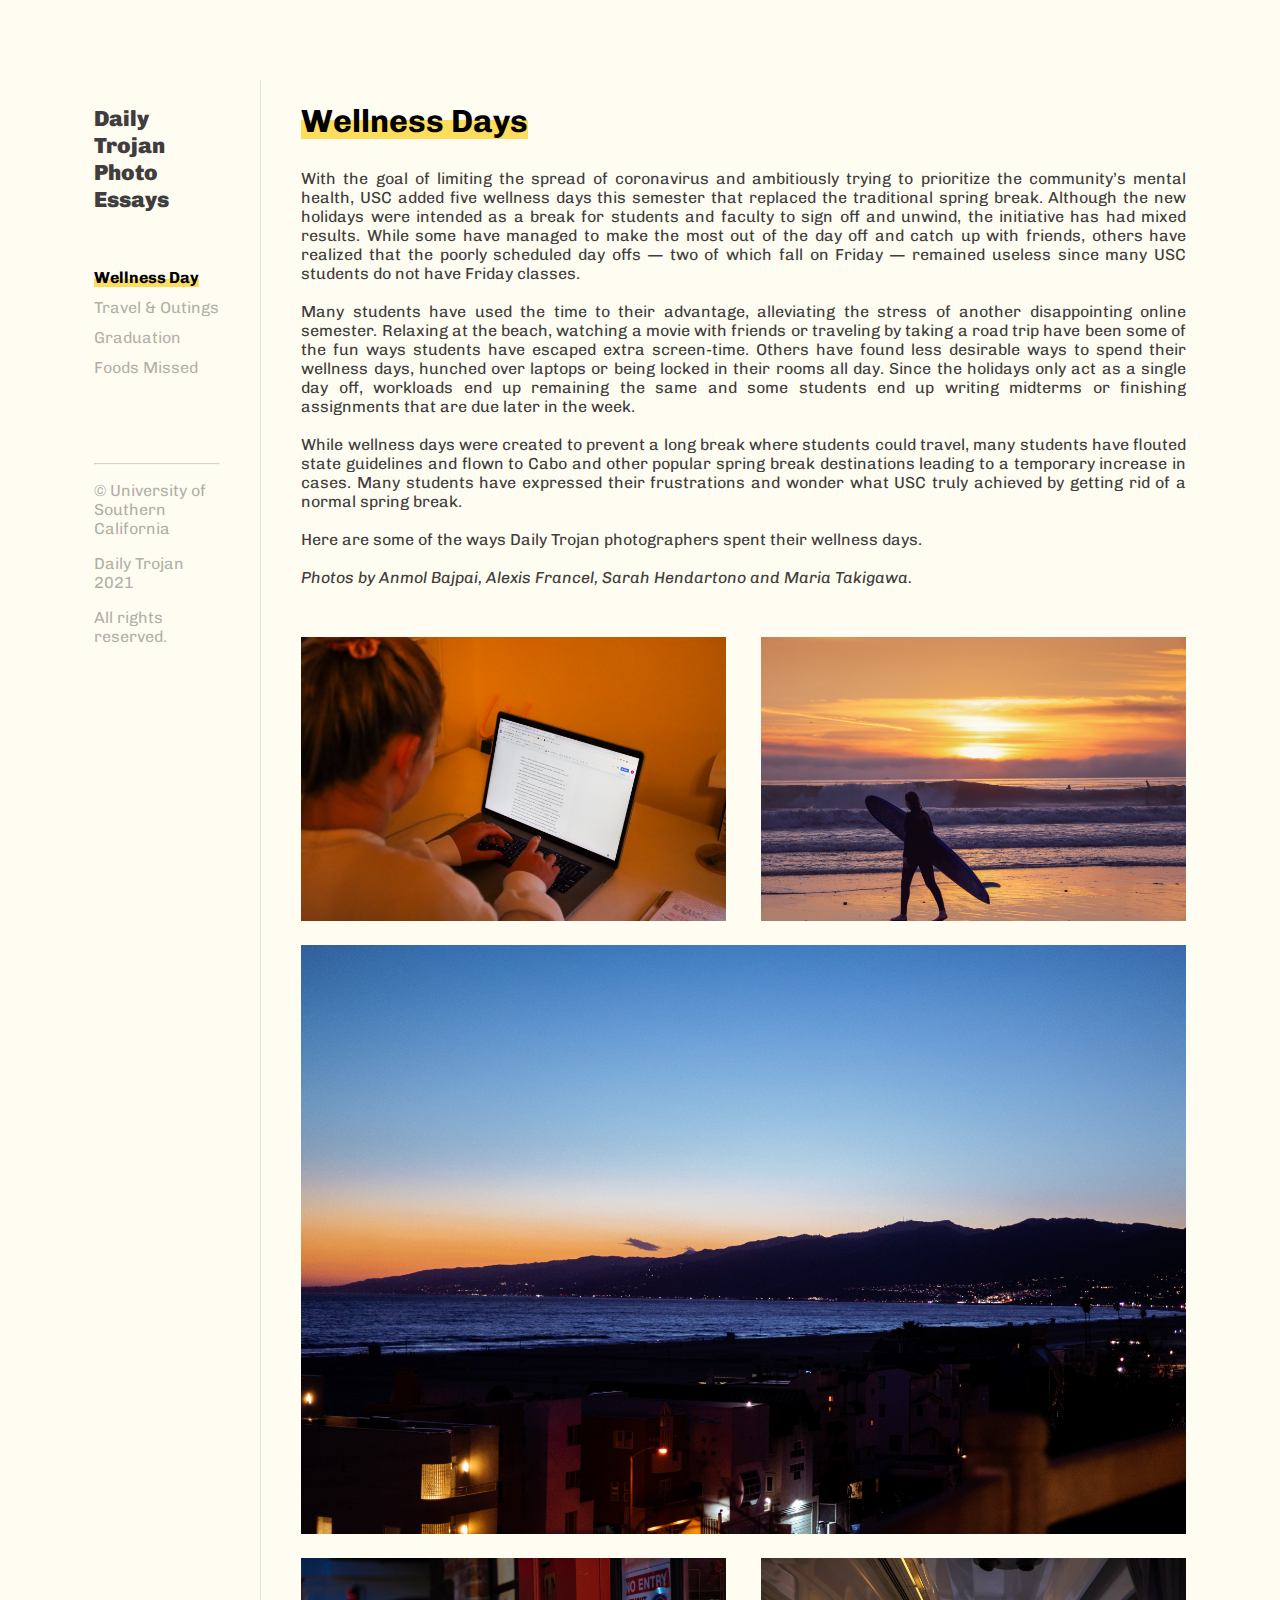
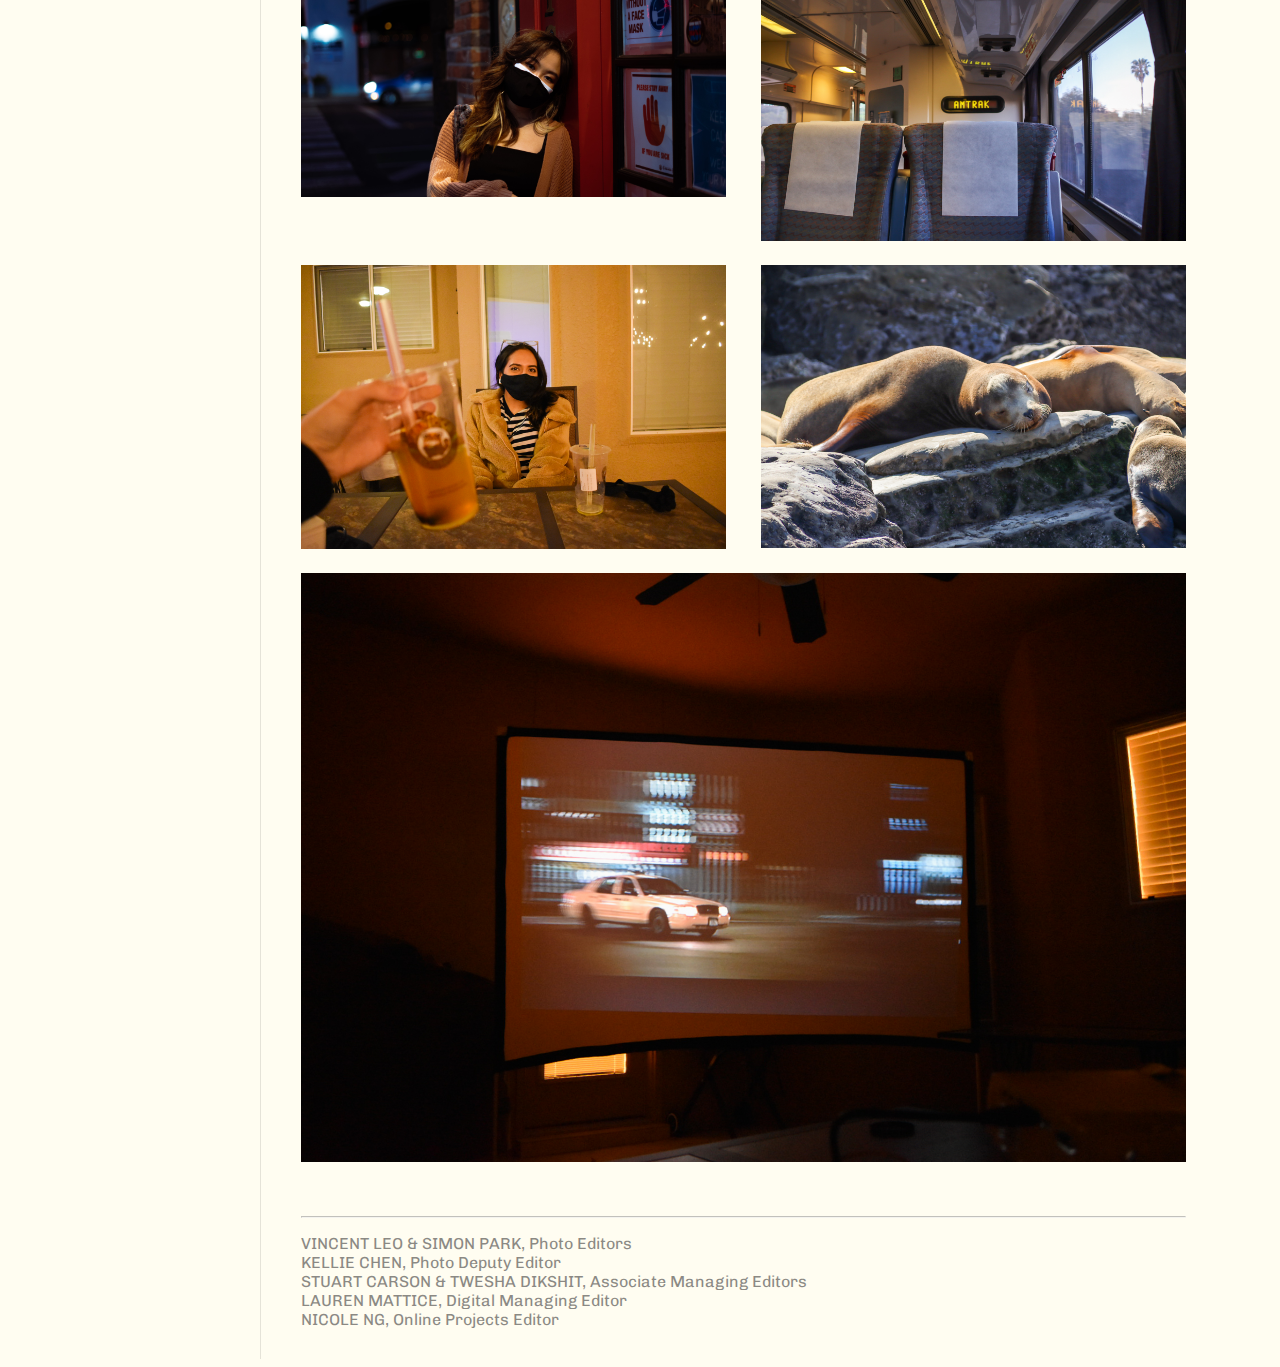
<file: wellness.html>
<!DOCTYPE html>
<html>
<head>
	<title>Mini Photo Essays | Daily Trojan</title>
	<meta name="viewport" content="width=device-width, initial-scale=1">
 	<meta property="og:type" content="article" />
    <meta property="og:title" content="Mini Photo Essays | Daily Trojan" />
    <meta property="og:description" content="The pandemic has changed how we got about our lives and the daily things we do. From the newly created wellness days to going out to having an in-person graduation with safety precautions. Through the mini photo essays, Daily Trojan photographers attempted to capture these differences in our routine." />
    <meta property="og:image" content="https://nicolengsy.github.io/dt-mini-photo-essays/img/miniphotoessays.jpg" />
    <meta name="twitter:card" content="summary_large_image">
	<meta name="twitter:site" content="@dailytrojan">
	<meta name="twitter:title" content="Mini Photo Essays | Daily Trojan">
	<meta name="twitter:description" content="The pandemic has changed how we got about our lives and the daily things we do. From the newly created wellness days to going out to having an in-person graduation with safety precautions. Through the mini photo essays, Daily Trojan photographers attempted to capture these differences in our routine.">
	<meta name="twitter:image" content="https://nicolengsy.github.io/dt-mini-photo-essays/img/miniphotoessays.jpg">
	<link rel="icon" href="img/favicon.png">
	<link rel="stylesheet" href="main.css">
	<link rel="preconnect" href="https://fonts.gstatic.com">
	<link href="https://fonts.googleapis.com/css2?family=Chivo:ital,wght@0,300;0,400;0,700;0,900;1,300;1,400;1,700;1,900&display=swap" rel="stylesheet">
</head>
<body class="wellness">
<div class="page-container">
	<div class="sidebar">
		<h2 class="page-title"><a href="index.html">Daily Trojan<br>Photo Essays</a></h2>
		<div class="sidebar-links">
			<a class = "chosen-link yellowlight" href="wellness.html">Wellness Day</a>
			<a  href="travel.html">Travel & Outings</a>
			<a  href="graduation.html">Graduation <br></a>
			<a  href="food.html">Foods Missed</a>
		</div>
		<div class="sidebar-trademark">
			<hr>
			<p>© University of Southern California</p>
			<p>Daily Trojan 2021</p>
			<p>All rights reserved.</p>
		</div>
	</div>
	<div class="vertical-line"></div>
	<div class="content">
		<h1><mark class="yellowlight">Wellness Days</mark></h1>
		<p class="intro">
			With the goal of limiting the spread of coronavirus and ambitiously trying to prioritize the community’s mental health, USC added five wellness days this semester that replaced the traditional spring break. Although the new holidays were intended as a break for students and faculty to sign off and unwind, the initiative has had mixed results. While some have managed to make the most out of the day off and catch up with friends, others have realized that the poorly scheduled day offs — two of which fall on Friday — remained useless since many USC students do not have Friday classes.

			<br><br>Many students have used the time to their advantage, alleviating the stress of another disappointing online semester. Relaxing at the beach, watching a movie with friends or traveling by taking a road trip have been some of the fun ways students have escaped extra screen-time. Others have found less desirable ways to spend their wellness days, hunched over laptops or being locked in their rooms all day. Since the holidays only act as a single day off, workloads end up remaining the same and some students end up writing midterms or finishing assignments that are due later in the week.

			<br><br>While wellness days were created to prevent a long break where students could travel, many students have flouted state guidelines and flown to Cabo and other popular spring break destinations leading to a temporary increase in cases. Many students have expressed their frustrations and wonder what USC truly achieved by getting rid of a normal spring break.

			<br><br>Here are some of the ways Daily Trojan photographers spent their wellness days.

			<br><br><i>Photos by Anmol Bajpai, Alexis Francel, Sarah Hendartono and Maria Takigawa.</i>

		</p>
		<div class="row">
			<div class="photo-container">
				<img src="img/wellness/WD1.JPG">
				<div class="caption">
					<h2>Alexis Francel</h2>
					<p>I ended up working on my midterm paper late at night.</p>
				</div>
			</div>
			<div class="photo-container">
				<img src="img/wellness/Sands.2.JPG">
				<div class="caption">
					<h2>Alexis Francel</h2>
					<p>I watched the surfers and enjoyed warmer weather on Sands Beach in Santa Barbara.</p>
				</div>

			</div>
		</div>
		<div class="row">
			<div class="single-photo-container">
				<img src="img/wellness/WellnessDay_032321_AnmolBajpai_E0016.jpg">
				<div class="caption">
					<h2>Anmol Bajpai</h2>
					<p>After an eventful day off, I gazed out at the beautiful night lights washed under the warm and cool tones of the sunset from Santa Monica park.</p>
				</div>
			</div>
		</div>
		<div class="row">
			<div class="photo-container">
				<img src="img/wellness/WellnessDay_032321_AnmolBajpai_E008.jpg">
				<div class="caption">
					<h2>Anmol Bajpai</h2>
					<p>Near the bustling Third Street Promenade, I took some portrait snaps and art photography of my girlfriend as the night came to a close.</p>
				</div>
			</div>
			<div class="photo-container">
				<img src="img/wellness/WellnessDay3_12-1.jpg">
				<div class="caption">
					<h2>Sarah Hendartono</h2>
					<p>Even though I was disappointed to not take a normal spring break trip, I found myself taking a quick Amtrak ride from Los Angeles to San Diego to see a friend for my wellness day.</p>
				</div>
			</div>
		</div>
		<div class="row">
			<div class="photo-container">
				<img src="img/wellness/WellnessDay_0301221_MariaTakigawa_U002.JPG">
				<div class="caption">
					<h2>Maria Takigawa</h2>
					<p>My best friend Maryana came over on a wellness day and we were able to enjoy boba drinks together in my backyard.</p>
				</div>
			</div>
			<div class="photo-container">
				<img src="img/wellness/WellnessDay3_12-4.jpg">
				<div class="caption">
					<h2>Sarah Hendartono</h2>
					<p>A visit to La Jolla led to spotting this sea lion, whose relaxation and rest are things I wish I could have during this semester.</p>
				</div>
			</div>
		</div>
		<div class="row">
			<div class="single-photo-container">
				<img src="img/wellness/WellnessDay_0301221_MariaTakigawa_U004.JPG">
				<div class="caption">
					<h2>Maria Takigawa</h2>
					<p>I set up my projector and screen in my backyard so that my best friend and I could watch 27 Dresses together on our wellness day!</p>
				</div>
			</div>
		</div>

		<div class="masthead">
			<hr>
			<p>
			VINCENT LEO & SIMON PARK, Photo Editors<br>
			KELLIE CHEN, Photo Deputy Editor<br>
			STUART CARSON & TWESHA DIKSHIT, Associate Managing Editors<br>
			LAUREN MATTICE, Digital Managing Editor<br>
			NICOLE NG, Online Projects Editor<br>
			</p>
		</div>
	</div>
</div>


</body>
</html>
</file>
<file: main.css>
body {
	font-family: Chivo, sans-serif;
	position: relative;
	height: auto;
	min-height: 100% !important;
	color: #3F3D3D;
}
.wellness {
	background-color: #FFFDF1;
}
.travel {
	background-color: #E8F4EA;
}
.graduation {
	/*background-color: #FF8776;*/
	background-image: url("img/graduation/background1.png");
	background-repeat: repeat-y;
}
.food {
	background-color: #D6EDFF;
}

/* SIDEBAR */
.sidebar {
	width: 10%;
}
.sidebar-width{
	display: block;
}

.content {
	width: 70%;
}
.page-title a {
	text-decoration: none;
	color: #3F3D3D;
}
.page-title a:hover {
	text-decoration: underline;

}
.page-container {
	display: flex;
	justify-content: center;
	margin-top: 80px;
}

.sidebar-trademark {
	margin-top: 80px;
	opacity: 40%;
}
.sidebar-links a {
	color: black;
	text-decoration: none;
	line-height: 30px;
	opacity: 0.3;
}
.sidebar-links .chosen-link {
	font-weight: 700;
	opacity: 1;
}
.sidebar-links a:hover {
	text-decoration: underline;
}

.page-title {
	font-weight: 900;
	font-size: 22px;
	margin-bottom: 50px;
	margin-top: 25px;
}
.vertical-line {
	border-left: 1px solid rgba(0, 0, 0, 0.1);
	margin-left: 40px;
	margin-right: 40px;
}


/* CONTENT */
.yellowlight {
	/*background: linear-gradient(180deg, rgba(255,255,255,0) 65%, #F5E486 65%);*/
	background: linear-gradient(180deg, rgba(255,255,255,0) 65%, #FDDD5C 65%);
	padding-top: 2%;
}

.greenlight {
	background: linear-gradient(180deg, rgba(255,255,255,0) 65%, #B8D8BE 65%);
	position: relative;
}

.redlight {
	background: linear-gradient(180deg, rgba(255,255,255,0) 65%, #FF8776 65%);
	position: relative;
}
.bluelight {
	background: linear-gradient(180deg, rgba(255,255,255,0) 65%, #70C1FF 65%);

	position: relative;
}

.row {
	display: flex;
	justify-content: space-between;
	flex-wrap: wrap;
}

.photo-container {
	width: 48%;
	margin-bottom: 20px;
	position: relative;
}

.graduation .photo-container {
	width: 30%;
}

.grad-cover .photo-container {
	width: 48%;
}

@media only screen and (max-width: 768px) {
  .photo-container {
    width: 100%;
  }
}

.photo-container img, .single-photo-container img {
	width: 100%;
}
.single-photo-container {
	width: 100%;
	margin-bottom: 20px;
	position: relative;
}

.intro {
	margin-top: 30px;
	margin-bottom: 50px;
	text-align: justify;
}

.caption {
	visibility: hidden;
	position: absolute;
	top: 0;
	left: 0;
	width: 100%;
	height: 100%;
	background-color: #FFFDF1;
	opacity: 90%;
	padding: 10%;
	box-sizing: border-box;
}

.Foodcaption {
	visibility: hidden;
	position: absolute;
	top: 0;
	left: 0;
	width: 100%;
	height: 100%;
	background-color: #a3d4fb;
	opacity: 80%;
	padding: 10%;
	box-sizing: border-box;
}

.photo-container:hover .caption, .single-photo-container:hover .caption, .main .caption {
	visibility: visible;
}
.slideshow-container:hover .Foodcaption, .single-photo-container:hover .Foodcaption, .main .Foodcaption {
	visibility: visible;
}

.main .caption:hover {
	background-color: transparent;
}

.masthead {
	opacity: 60%;
	margin-top: 30px;
	margin-bottom: 30px;
}

.fill {
    display: flex;
    justify-content: center;
    align-items: center;
    overflow: hidden
}
.fill img {
    flex-shrink: 0;
    min-width: 100%;
    min-height: 100%
}

/* Main (index) */
.main .caption {
	/*font-size: 30px;*/
	font-size: 1.8em;
	color: black;
}

/* Travel & Outings */
.flex-container {
	display: flex;
}
.column .photo-container {
	width: 90%;

}
.travel .caption {
	background-color: #E8F4EA;
}

/* Graduation */
.article-link {
	/*text-decoration: none;*/
	color: #FF8776;
}
/*.article-link:hover {
	text-decoration: underline;
}*/
.text {
	margin-top: 30px;
	margin-bottom: 50px;
	text-align: justify;
	width: 90%;
}
.insta-text {
	margin-bottom: 50px;
}
.graduation .caption {
	background-color: rgba(255, 176, 146, 0.5);
	/*background-image: url("img/graduation/background1.png");*/
}
.food .caption 
{
	background-color: rgba(170, 220, 255, 0.8);
}

.graduation .cover-caption {
	background-color: rgba(255, 224, 142, 0.9);
}


/* Caption text */
.grad-captions {
  color: #f2f2f2;
  font-size: 15px;
  padding: 8px 0px;
  position: absolute;
  bottom: 2px;
  width: 100%;
  text-align: center;
  background-color: rgba(0,0,0,0.8);
}


/* Media Queries */
@media only screen and (max-width: 768px) {
  .flex-container {
    flex-direction: column;
  }
  .photo-container {
	width: 100%;
}
</file>
<file: slides.css>
* {box-sizing: border-box}
.mySlides1, .mySlides2 {display: none}
img {vertical-align: middle;}

/* Slideshow container */
.slideshow-container {
  max-width: 80%;
  position: relative;
  margin: auto;
  object-fit: cover ;
}

/* Next & previous buttons */
.prev, .next {
  cursor: pointer;
  position: absolute;
  top: 50%;
  width: auto;
  padding: 16px;
  margin-top: -22px;
  color: white;
  font-weight: bold;
  font-size: 18px;
  transition: 0.6s ease;
  border-radius: 0 3px 3px 0;
  user-select: none;
}

/* Position the "next button" to the right */
.next {
  right: 0;
  border-radius: 3px 0 0 3px;
}

/* On hover, add a grey background color */
.prev:hover, .next:hover {
  background-color: #f1f1f1;
  color: black;
}

.restaurant-name
{
  font-size: 1.5em;
  font-weight:  bold;
}
.restaurant-info
{
  padding-bottom: 100px;
  opacity: 60%;
}
.r-info-left
{
  display: inline-block;
  text-align: left;
  float: left;

}
.r-info-right
{
  display: inline-block;
  text-align: right;
  float: right;
}
</file>
